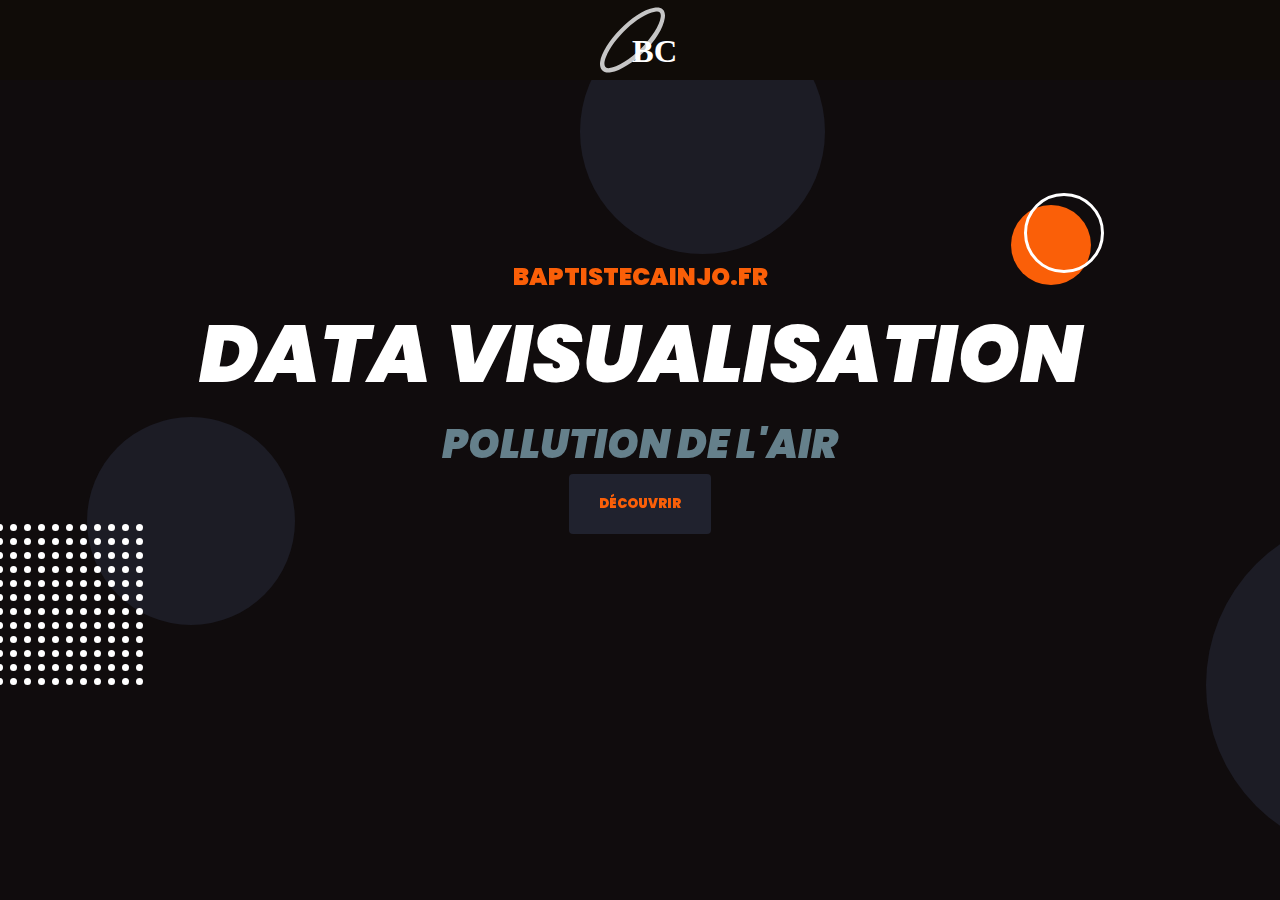
<file: 3d/index.html>
<!DOCTYPE html>
<html lang="fr">

<head>
    <meta charset="UTF-8">
    <meta http-equiv="X-UA-Compatible" content="IE=edge">
    <meta name="viewport" content="width=device-width, initial-scale=1.0">
    <link rel="shortcut icon" href="src/logo-noir.svg" type="image/x-icon">
    <link rel="stylesheet" href="./css/style.css">
    <link
        href="https://fonts.googleapis.com/css2?family=Poppins:ital,wght@0,100;0,200;0,300;0,400;0,500;0,600;0,700;0,800;0,900;1,100;1,200;1,300;1,400;1,500;1,600;1,700;1,800;1,900&display=swap"
        rel="stylesheet">
    <script src="./js/main.js"></script>
    <title>Visualisations de données | Baptiste Cainjo • Développeur web</title>
</head>

<body class="accueil">
    <div class="responsive">
        N'ayant pas pour objectif premier de respecter les règles W3C, la partie Responsive a été mise de côté pour se concentrer sur la DataViz. Merci de vous rendre sur ce site avec un ordinateur (1024px) !
    </div>
    <div class="nav">
        <a href="index.html">
            <img class="logo" src="src/logo-blanc.svg" alt="Logo personnel">
        </a>
    </div>

    <div class="design">
        <div class="cercle1 cercle1_1"></div>
        <div class="cercle1 cercle1_2"></div>
        <div class="cercle1 cercle1_3"></div>
        <div class="cercle2"></div>
        <div class="cercle3"></div>
        <div class="littcercle">
            <div class="cercle4 cercle4_1 cercle4_1_1"></div>
            <div class="cercle4  cercle4_1 cercle4_1_2"></div>
            <div class="cercle4 cercle4_1 cercle4_13"></div>
            <div class="cercle4  cercle4_1 cercle4_14"></div>
            <div class="cercle4 cercle4_1 cercle4_15"></div>
            <div class="cercle4  cercle4_1 cercle4_16"></div>
            <div class="cercle4 cercle4_1 cercle4_17"></div>
            <div class="cercle4 cercle4_1 cercle4_18"></div>
            <div class="cercle4 cercle4_1 cercle4_19"></div>
            <div class="cercle4  cercle4_1 cercle4_110"></div>
            <div class="cercle4 cercle4_1 cercle4_11_1"></div>
            <div class="cercle4 cercle4_2 cercle4_21"></div>
            <div class="cercle4 cercle4_2 cercle4_22"></div>
            <div class="cercle4 cercle4_2 cercle4_23"></div>
            <div class="cercle4  cercle4_2 cercle4_24"></div>
            <div class="cercle4  cercle4_2 cercle4_25"></div>
            <div class="cercle4 cercle4_2 cercle4_26"></div>
            <div class="cercle4 cercle4_2 cercle4_27"></div>
            <div class="cercle4  cercle4_2 cercle4_28"></div>
            <div class="cercle4 cercle4_2 cercle4_29"></div>
            <div class="cercle4 cercle4_2 cercle4_210"></div>
            <div class="cercle4 cercle4_2 cercle4_211"></div>
            <div class="cercle4 cercle4_3 cercle4_31"></div>
            <div class="cercle4 cercle4_3 cercle4_32"></div>
            <div class="cercle4 cercle4_3 cercle4_33"></div>
            <div class="cercle4  cercle4_3 cercle4_34"></div>
            <div class="cercle4  cercle4_3 cercle4_35"></div>
            <div class="cercle4 cercle4_3 cercle4_36"></div>
            <div class="cercle4 cercle4_3 cercle4_37"></div>
            <div class="cercle4  cercle4_3 cercle4_38"></div>
            <div class="cercle4 cercle4_3 cercle4_39"></div>
            <div class="cercle4 cercle4_3 cercle4_310"></div>
            <div class="cercle4 cercle4_3 cercle4_311"></div>

            <div class="cercle4 cercle4_4 cercle4_41"></div>
            <div class="cercle4 cercle4_4 cercle4_42"></div>
            <div class="cercle4 cercle4_4 cercle4_43"></div>
            <div class="cercle4  cercle4_4 cercle4_44"></div>
            <div class="cercle4  cercle4_4 cercle4_45"></div>
            <div class="cercle4 cercle4_4 cercle4_46"></div>
            <div class="cercle4 cercle4_4 cercle4_47"></div>
            <div class="cercle4  cercle4_4 cercle4_48"></div>
            <div class="cercle4 cercle4_4 cercle4_49"></div>
            <div class="cercle4 cercle4_4 cercle4_410"></div>
            <div class="cercle4 cercle4_4 cercle4_411"></div>

            <div class="cercle4 cercle4_5 cercle4_51"></div>
            <div class="cercle4 cercle4_5 cercle4_52"></div>
            <div class="cercle4 cercle4_5 cercle4_53"></div>
            <div class="cercle4  cercle4_5 cercle4_54"></div>
            <div class="cercle4  cercle4_5 cercle4_55"></div>
            <div class="cercle4 cercle4_5 cercle4_56"></div>
            <div class="cercle4 cercle4_5 cercle4_57"></div>
            <div class="cercle4  cercle4_5 cercle4_58"></div>
            <div class="cercle4 cercle4_5 cercle4_59"></div>
            <div class="cercle4 cercle4_5 cercle4_510"></div>
            <div class="cercle4 cercle4_5 cercle4_511"></div>

            <div class="cercle4 cercle4_6 cercle4_61"></div>
            <div class="cercle4 cercle4_6 cercle4_62"></div>
            <div class="cercle4 cercle4_6 cercle4_63"></div>
            <div class="cercle4  cercle4_6 cercle4_64"></div>
            <div class="cercle4  cercle4_6 cercle4_65"></div>
            <div class="cercle4 cercle4_6 cercle4_66"></div>
            <div class="cercle4 cercle4_6 cercle4_67"></div>
            <div class="cercle4  cercle4_6 cercle4_68"></div>
            <div class="cercle4 cercle4_6 cercle4_69"></div>
            <div class="cercle4 cercle4_6 cercle4_610"></div>
            <div class="cercle4 cercle4_6 cercle4_611"></div>

            <div class="cercle4 cercle4_7 cercle4_71"></div>
            <div class="cercle4 cercle4_7 cercle4_72"></div>
            <div class="cercle4 cercle4_7 cercle4_73"></div>
            <div class="cercle4  cercle4_7 cercle4_74"></div>
            <div class="cercle4  cercle4_7 cercle4_75"></div>
            <div class="cercle4 cercle4_7 cercle4_76"></div>
            <div class="cercle4 cercle4_7 cercle4_77"></div>
            <div class="cercle4  cercle4_7 cercle4_78"></div>
            <div class="cercle4 cercle4_7 cercle4_79"></div>
            <div class="cercle4 cercle4_7 cercle4_710"></div>
            <div class="cercle4 cercle4_7 cercle4_711"></div>

            <div class="cercle4 cercle4_8 cercle4_81"></div>
            <div class="cercle4 cercle4_8 cercle4_82"></div>
            <div class="cercle4 cercle4_8 cercle4_83"></div>
            <div class="cercle4  cercle4_8 cercle4_84"></div>
            <div class="cercle4  cercle4_8 cercle4_85"></div>
            <div class="cercle4 cercle4_8 cercle4_86"></div>
            <div class="cercle4 cercle4_8 cercle4_87"></div>
            <div class="cercle4  cercle4_8 cercle4_88"></div>
            <div class="cercle4 cercle4_8 cercle4_89"></div>
            <div class="cercle4 cercle4_8 cercle4_810"></div>
            <div class="cercle4 cercle4_8 cercle4_811"></div>

            <div class="cercle4 cercle4_9 cercle4_91"></div>
            <div class="cercle4 cercle4_9 cercle4_92"></div>
            <div class="cercle4 cercle4_9 cercle4_93"></div>
            <div class="cercle4  cercle4_9 cercle4_94"></div>
            <div class="cercle4  cercle4_9 cercle4_95"></div>
            <div class="cercle4 cercle4_9 cercle4_96"></div>
            <div class="cercle4 cercle4_9 cercle4_97"></div>
            <div class="cercle4  cercle4_9 cercle4_98"></div>
            <div class="cercle4 cercle4_9 cercle4_99"></div>
            <div class="cercle4 cercle4_9 cercle4_910"></div>
            <div class="cercle4 cercle4_9 cercle4_911"></div>

            <div class="cercle4 cercle4_10 cercle4_101"></div>
            <div class="cercle4 cercle4_10 cercle4_102"></div>
            <div class="cercle4 cercle4_10 cercle4_103"></div>
            <div class="cercle4  cercle4_10 cercle4_104"></div>
            <div class="cercle4  cercle4_10 cercle4_105"></div>
            <div class="cercle4 cercle4_10 cercle4_106"></div>
            <div class="cercle4 cercle4_10 cercle4_107"></div>
            <div class="cercle4  cercle4_10 cercle4_108"></div>
            <div class="cercle4 cercle4_10 cercle4_109"></div>
            <div class="cercle4 cercle4_10 cercle4_1010"></div>
            <div class="cercle4 cercle4_10 cercle4_1011"></div>

            <div class="cercle4 cercle4_11 cercle4_111"></div>
            <div class="cercle4 cercle4_11 cercle4_112"></div>
            <div class="cercle4 cercle4_11 cercle4_113"></div>
            <div class="cercle4  cercle4_11 cercle4_114"></div>
            <div class="cercle4  cercle4_11 cercle4_115"></div>
            <div class="cercle4 cercle4_11 cercle4_116"></div>
            <div class="cercle4 cercle4_11 cercle4_117"></div>
            <div class="cercle4  cercle4_11 cercle4_118"></div>
            <div class="cercle4 cercle4_11 cercle4_119"></div>
            <div class="cercle4 cercle4_11 cercle4_1110"></div>
            <div class="cercle4 cercle4_11 cercle4_1111"></div>

            <div class="cercle4 cercle4_12 cercle4_121"></div>
            <div class="cercle4 cercle4_12 cercle4_122"></div>
            <div class="cercle4 cercle4_12 cercle4_123"></div>
            <div class="cercle4  cercle4_12 cercle4_124"></div>
            <div class="cercle4  cercle4_12 cercle4_125"></div>
            <div class="cercle4 cercle4_12 cercle4_126"></div>
            <div class="cercle4 cercle4_12 cercle4_127"></div>
            <div class="cercle4  cercle4_12 cercle4_128"></div>
            <div class="cercle4 cercle4_12 cercle4_129"></div>
            <div class="cercle4 cercle4_12 cercle4_1210"></div>
            <div class="cercle4 cercle4_12 cercle4_1211"></div>
        </div>


    </div>

    <div class="contenu">
        <p class="domain">baptistecainjo.fr</p>
        <h1>data visualisation</h1>
        <p class="desc">pollution de l'air</p>
        <a class="decouvr" href="dataviz.html">DÉCOUVRIR</a>
    </div>





</body>

</html>
</file>
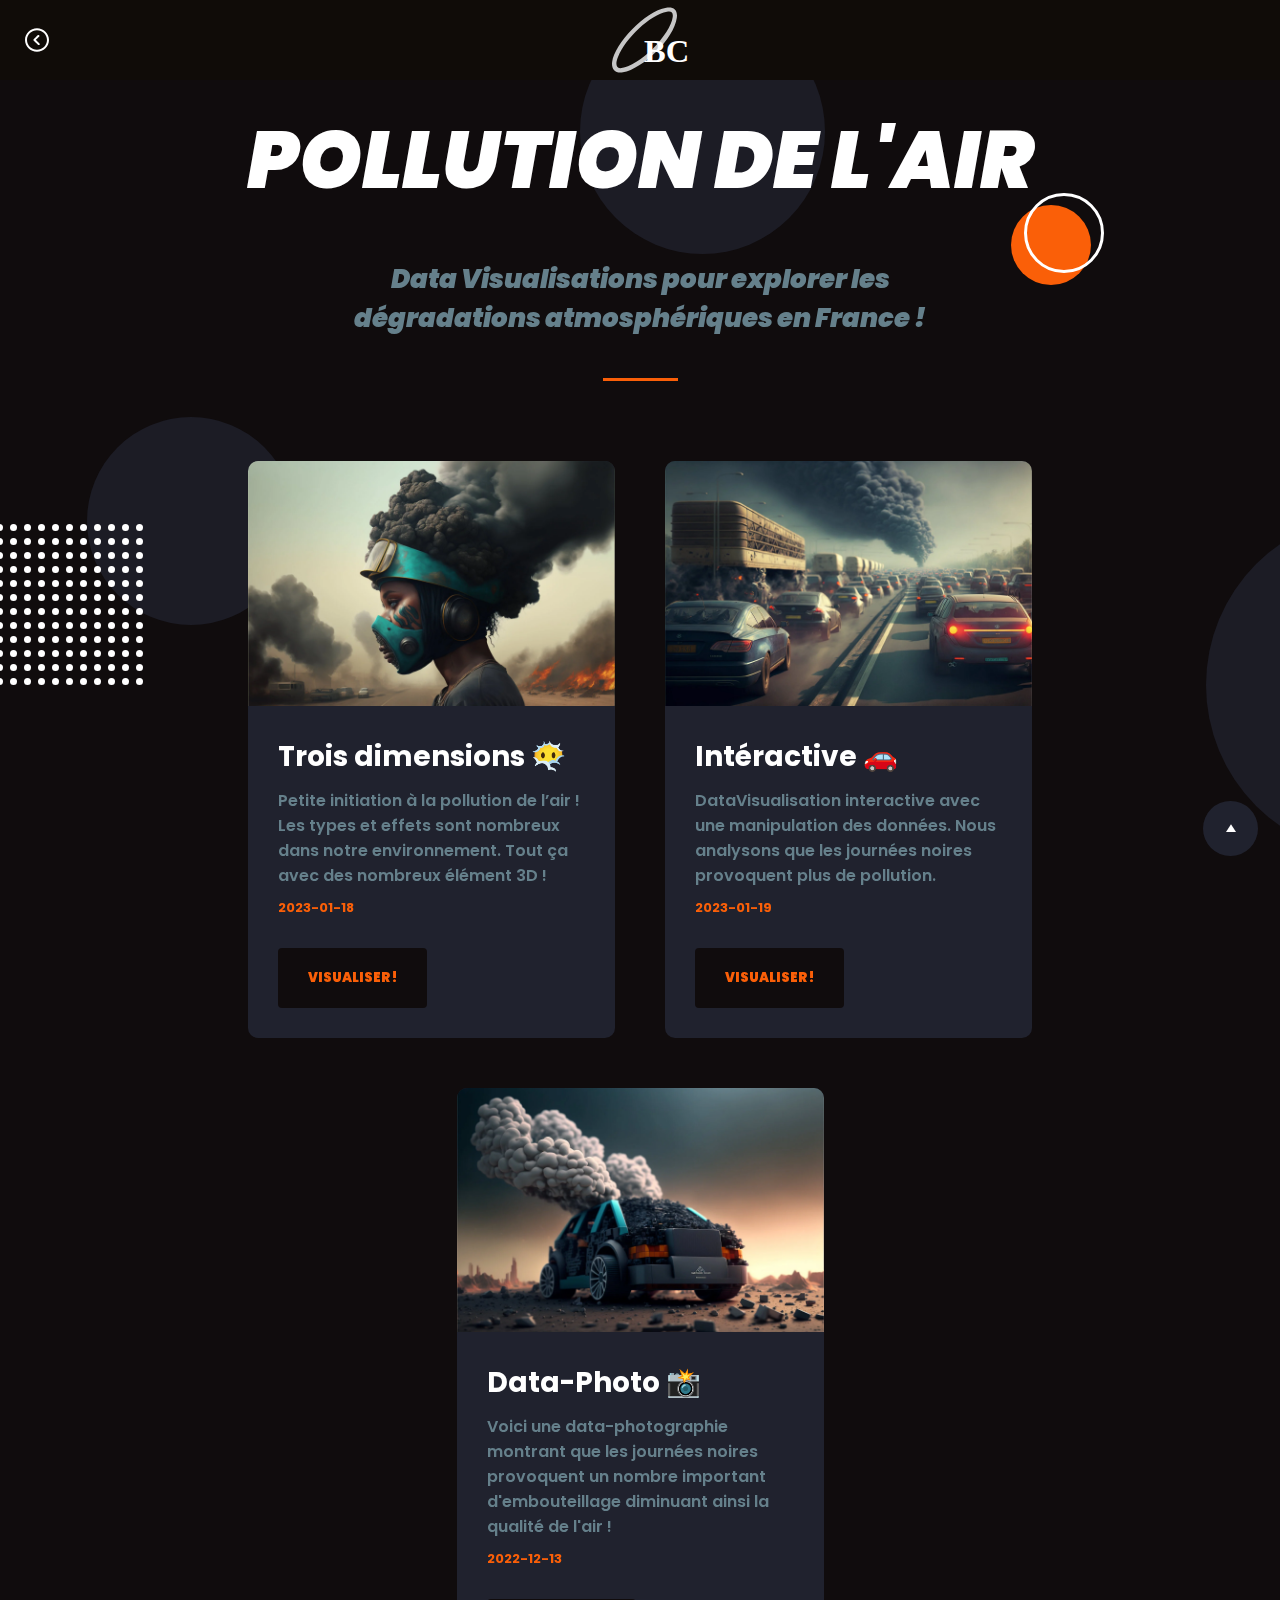
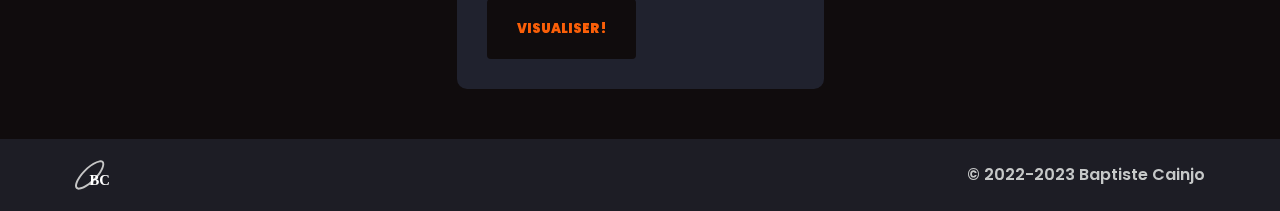
<file: 3d/dataviz.html>
<!DOCTYPE html>
<html lang="fr">

<head>
    <meta charset="UTF-8">
    <meta http-equiv="X-UA-Compatible" content="IE=edge">
    <meta name="viewport" content="width=device-width, initial-scale=1.0">
    <link rel="shortcut icon" href="src/logo-noir.svg" type="image/x-icon">
    <link rel="stylesheet" href="./css/style.css">
    <link
        href="https://fonts.googleapis.com/css2?family=Poppins:ital,wght@0,100;0,200;0,300;0,400;0,500;0,600;0,700;0,800;0,900;1,100;1,200;1,300;1,400;1,500;1,600;1,700;1,800;1,900&display=swap"
        rel="stylesheet">
    <script src="./js/main.js"></script>
    <title>Dataviz | Baptiste Cainjo • Développeur web</title>
</head>

<body class="pollution">
    <div class="responsive">
        N'ayant pas pour objectif premier de respecter les règles W3C, la partie Responsive a été mise de côté pour se
        concentrer sur la DataViz. Merci de vous rendre sur ce site avec un ordinateur (1024px) !
    </div>
    <div class="nav">
        <a href="./index.html">
            <img class="retour" src="src/arrow.svg" alt="Retour en arrière"></a>
        <a href="index.html"><img class="logo" src="src/logo-blanc.svg" alt="Logo personnel"></a>
        <div></div>

    </div>

    <div class="design">
        <div class="cercle1 cercle1_1"></div>
        <div class="cercle1 cercle1_2"></div>
        <div class="cercle1 cercle1_3"></div>
        <div class="cercle2"></div>
        <div class="cercle3"></div>
        <div class="littcercle">
            <div class="cercle4 cercle4_1 cercle4_1_1"></div>
            <div class="cercle4  cercle4_1 cercle4_1_2"></div>
            <div class="cercle4 cercle4_1 cercle4_13"></div>
            <div class="cercle4  cercle4_1 cercle4_14"></div>
            <div class="cercle4 cercle4_1 cercle4_15"></div>
            <div class="cercle4  cercle4_1 cercle4_16"></div>
            <div class="cercle4 cercle4_1 cercle4_17"></div>
            <div class="cercle4 cercle4_1 cercle4_18"></div>
            <div class="cercle4 cercle4_1 cercle4_19"></div>
            <div class="cercle4  cercle4_1 cercle4_110"></div>
            <div class="cercle4 cercle4_1 cercle4_11_1"></div>
            <div class="cercle4 cercle4_2 cercle4_21"></div>
            <div class="cercle4 cercle4_2 cercle4_22"></div>
            <div class="cercle4 cercle4_2 cercle4_23"></div>
            <div class="cercle4  cercle4_2 cercle4_24"></div>
            <div class="cercle4  cercle4_2 cercle4_25"></div>
            <div class="cercle4 cercle4_2 cercle4_26"></div>
            <div class="cercle4 cercle4_2 cercle4_27"></div>
            <div class="cercle4  cercle4_2 cercle4_28"></div>
            <div class="cercle4 cercle4_2 cercle4_29"></div>
            <div class="cercle4 cercle4_2 cercle4_210"></div>
            <div class="cercle4 cercle4_2 cercle4_211"></div>
            <div class="cercle4 cercle4_3 cercle4_31"></div>
            <div class="cercle4 cercle4_3 cercle4_32"></div>
            <div class="cercle4 cercle4_3 cercle4_33"></div>
            <div class="cercle4  cercle4_3 cercle4_34"></div>
            <div class="cercle4  cercle4_3 cercle4_35"></div>
            <div class="cercle4 cercle4_3 cercle4_36"></div>
            <div class="cercle4 cercle4_3 cercle4_37"></div>
            <div class="cercle4  cercle4_3 cercle4_38"></div>
            <div class="cercle4 cercle4_3 cercle4_39"></div>
            <div class="cercle4 cercle4_3 cercle4_310"></div>
            <div class="cercle4 cercle4_3 cercle4_311"></div>

            <div class="cercle4 cercle4_4 cercle4_41"></div>
            <div class="cercle4 cercle4_4 cercle4_42"></div>
            <div class="cercle4 cercle4_4 cercle4_43"></div>
            <div class="cercle4  cercle4_4 cercle4_44"></div>
            <div class="cercle4  cercle4_4 cercle4_45"></div>
            <div class="cercle4 cercle4_4 cercle4_46"></div>
            <div class="cercle4 cercle4_4 cercle4_47"></div>
            <div class="cercle4  cercle4_4 cercle4_48"></div>
            <div class="cercle4 cercle4_4 cercle4_49"></div>
            <div class="cercle4 cercle4_4 cercle4_410"></div>
            <div class="cercle4 cercle4_4 cercle4_411"></div>

            <div class="cercle4 cercle4_5 cercle4_51"></div>
            <div class="cercle4 cercle4_5 cercle4_52"></div>
            <div class="cercle4 cercle4_5 cercle4_53"></div>
            <div class="cercle4  cercle4_5 cercle4_54"></div>
            <div class="cercle4  cercle4_5 cercle4_55"></div>
            <div class="cercle4 cercle4_5 cercle4_56"></div>
            <div class="cercle4 cercle4_5 cercle4_57"></div>
            <div class="cercle4  cercle4_5 cercle4_58"></div>
            <div class="cercle4 cercle4_5 cercle4_59"></div>
            <div class="cercle4 cercle4_5 cercle4_510"></div>
            <div class="cercle4 cercle4_5 cercle4_511"></div>

            <div class="cercle4 cercle4_6 cercle4_61"></div>
            <div class="cercle4 cercle4_6 cercle4_62"></div>
            <div class="cercle4 cercle4_6 cercle4_63"></div>
            <div class="cercle4  cercle4_6 cercle4_64"></div>
            <div class="cercle4  cercle4_6 cercle4_65"></div>
            <div class="cercle4 cercle4_6 cercle4_66"></div>
            <div class="cercle4 cercle4_6 cercle4_67"></div>
            <div class="cercle4  cercle4_6 cercle4_68"></div>
            <div class="cercle4 cercle4_6 cercle4_69"></div>
            <div class="cercle4 cercle4_6 cercle4_610"></div>
            <div class="cercle4 cercle4_6 cercle4_611"></div>

            <div class="cercle4 cercle4_7 cercle4_71"></div>
            <div class="cercle4 cercle4_7 cercle4_72"></div>
            <div class="cercle4 cercle4_7 cercle4_73"></div>
            <div class="cercle4  cercle4_7 cercle4_74"></div>
            <div class="cercle4  cercle4_7 cercle4_75"></div>
            <div class="cercle4 cercle4_7 cercle4_76"></div>
            <div class="cercle4 cercle4_7 cercle4_77"></div>
            <div class="cercle4  cercle4_7 cercle4_78"></div>
            <div class="cercle4 cercle4_7 cercle4_79"></div>
            <div class="cercle4 cercle4_7 cercle4_710"></div>
            <div class="cercle4 cercle4_7 cercle4_711"></div>

            <div class="cercle4 cercle4_8 cercle4_81"></div>
            <div class="cercle4 cercle4_8 cercle4_82"></div>
            <div class="cercle4 cercle4_8 cercle4_83"></div>
            <div class="cercle4  cercle4_8 cercle4_84"></div>
            <div class="cercle4  cercle4_8 cercle4_85"></div>
            <div class="cercle4 cercle4_8 cercle4_86"></div>
            <div class="cercle4 cercle4_8 cercle4_87"></div>
            <div class="cercle4  cercle4_8 cercle4_88"></div>
            <div class="cercle4 cercle4_8 cercle4_89"></div>
            <div class="cercle4 cercle4_8 cercle4_810"></div>
            <div class="cercle4 cercle4_8 cercle4_811"></div>

            <div class="cercle4 cercle4_9 cercle4_91"></div>
            <div class="cercle4 cercle4_9 cercle4_92"></div>
            <div class="cercle4 cercle4_9 cercle4_93"></div>
            <div class="cercle4  cercle4_9 cercle4_94"></div>
            <div class="cercle4  cercle4_9 cercle4_95"></div>
            <div class="cercle4 cercle4_9 cercle4_96"></div>
            <div class="cercle4 cercle4_9 cercle4_97"></div>
            <div class="cercle4  cercle4_9 cercle4_98"></div>
            <div class="cercle4 cercle4_9 cercle4_99"></div>
            <div class="cercle4 cercle4_9 cercle4_910"></div>
            <div class="cercle4 cercle4_9 cercle4_911"></div>

            <div class="cercle4 cercle4_10 cercle4_101"></div>
            <div class="cercle4 cercle4_10 cercle4_102"></div>
            <div class="cercle4 cercle4_10 cercle4_103"></div>
            <div class="cercle4  cercle4_10 cercle4_104"></div>
            <div class="cercle4  cercle4_10 cercle4_105"></div>
            <div class="cercle4 cercle4_10 cercle4_106"></div>
            <div class="cercle4 cercle4_10 cercle4_107"></div>
            <div class="cercle4  cercle4_10 cercle4_108"></div>
            <div class="cercle4 cercle4_10 cercle4_109"></div>
            <div class="cercle4 cercle4_10 cercle4_1010"></div>
            <div class="cercle4 cercle4_10 cercle4_1011"></div>

            <div class="cercle4 cercle4_11 cercle4_111"></div>
            <div class="cercle4 cercle4_11 cercle4_112"></div>
            <div class="cercle4 cercle4_11 cercle4_113"></div>
            <div class="cercle4  cercle4_11 cercle4_114"></div>
            <div class="cercle4  cercle4_11 cercle4_115"></div>
            <div class="cercle4 cercle4_11 cercle4_116"></div>
            <div class="cercle4 cercle4_11 cercle4_117"></div>
            <div class="cercle4  cercle4_11 cercle4_118"></div>
            <div class="cercle4 cercle4_11 cercle4_119"></div>
            <div class="cercle4 cercle4_11 cercle4_1110"></div>
            <div class="cercle4 cercle4_11 cercle4_1111"></div>

            <div class="cercle4 cercle4_12 cercle4_121"></div>
            <div class="cercle4 cercle4_12 cercle4_122"></div>
            <div class="cercle4 cercle4_12 cercle4_123"></div>
            <div class="cercle4  cercle4_12 cercle4_124"></div>
            <div class="cercle4  cercle4_12 cercle4_125"></div>
            <div class="cercle4 cercle4_12 cercle4_126"></div>
            <div class="cercle4 cercle4_12 cercle4_127"></div>
            <div class="cercle4  cercle4_12 cercle4_128"></div>
            <div class="cercle4 cercle4_12 cercle4_129"></div>
            <div class="cercle4 cercle4_12 cercle4_1210"></div>
            <div class="cercle4 cercle4_12 cercle4_1211"></div>



        </div>
    </div>

    <div class="contenu">
        <h1>pollution de l'air</h1>
        <p class="desc">Data Visualisations pour explorer les dégradations atmosphériques en France !</p>
        <div class="trait"></div>

        <div class="cardrow1">
            <div class="card card1">
                <img class="illustration" src="./src/data3d.webp"
                    alt="Image illustant le travail de datavisualisation 3D">
                <div class="txt">
                    <h2>Trois dimensions 😶‍🌫️</h2>
                    <p class="explic">Petite initiation à la pollution de l’air ! Les types et effets sont nombreux dans
                        notre environnement. Tout ça avec des nombreux élément 3D !</p>
                    <p class="date">2023-01-18</p>
                </div>
                <div class="btn">
                    <p><a class="visual" href="introduction.html">VISUALISER !</a></p>
                </div>
            </div>

            <div class="card card2">
                <img class="illustration" src="./src/interactive.webp"
                    alt="Image illustant le travail de datavisualisation intéractive">
                <div class="txt">
                    <h2>Intéractive 🚗</h2>
                    <p class="explic">DataVisualisation interactive avec une manipulation des données. Nous analysons
                        que les journées noires provoquent plus de pollution. </p>

                    <p class="explic"></p>
                    <p class="date">2023-01-19</p>
                </div>
                <div class="btn">
                    <p><a class="visual" href="../interactive/index.html">VISUALISER !</a></p>
                </div>
            </div>
        </div>

        <div class="cardrow2">

            <div class="card card3">
                <img class="illustration" src="./src/photo.webp" alt="Image illustant le travail de data-photographie">
                <div class="txt">
                    <h2>Data-Photo 📸</h2>
                    <p class="explic">Voici une data-photographie montrant que les journées noires provoquent un nombre
                        important d'embouteillage diminuant ainsi la qualité de l'air !</p>
                    <p class="date">2022-12-13</p>
                </div>
                <div class="btn">
                    <p><a class="visual" href="src/datavisualisation-photo.jpg" target="_blank">VISUALISER !</a></p>
                </div>
            </div>

        </div>

    </div>


    <footer>
        <figure>
            <a href="https://baptistecainjo.fr/">
                <img class="logo" src="src/logo-blanc.svg" alt="Logo personnel">
            </a>
        </figure>
        <p class="copyright">© 2022-2023 <a href="https://baptistecainjo.fr">Baptiste Cainjo</a></p>
    </footer>

    <a href="#">
        <div class="btn_up">
            <img src="./src/up.svg" alt="Indication visuel du bouton pour revenir en haut de la page">
        </div>
    </a>

</body>

</html>
</file>
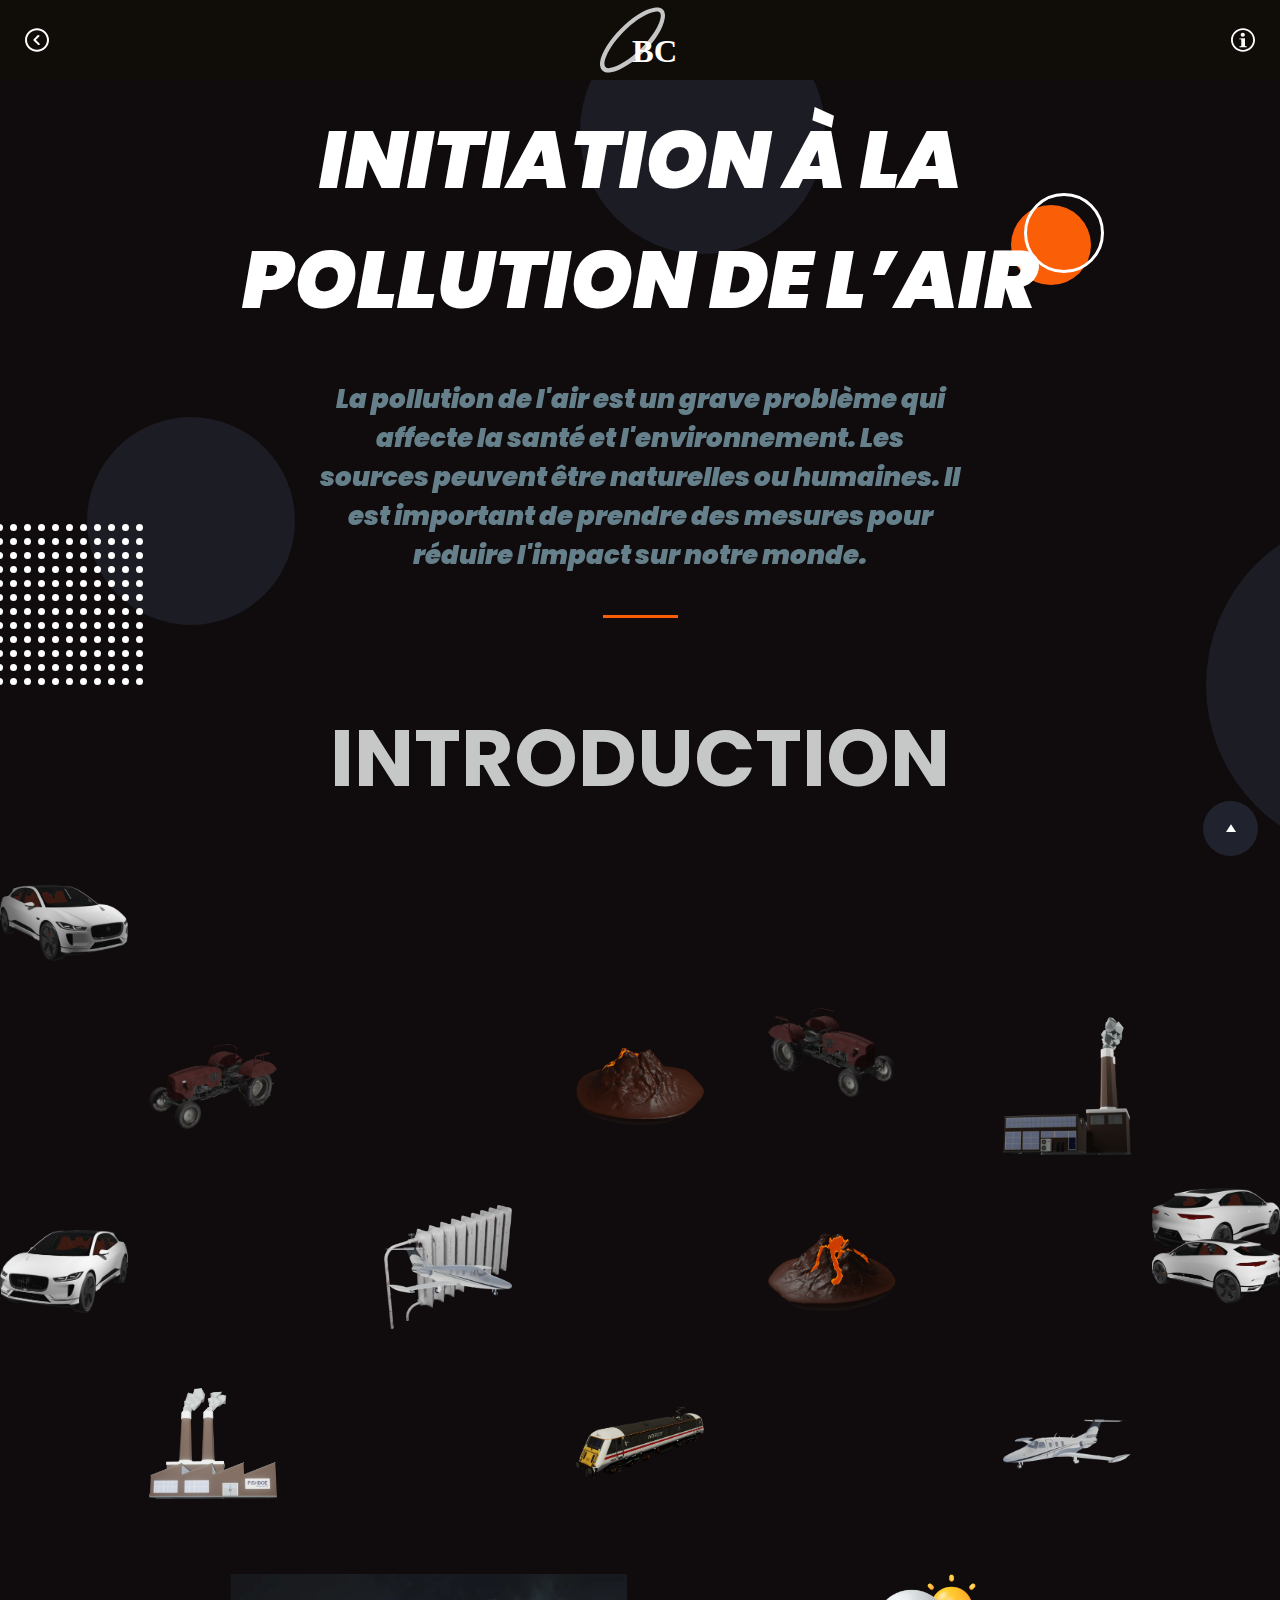
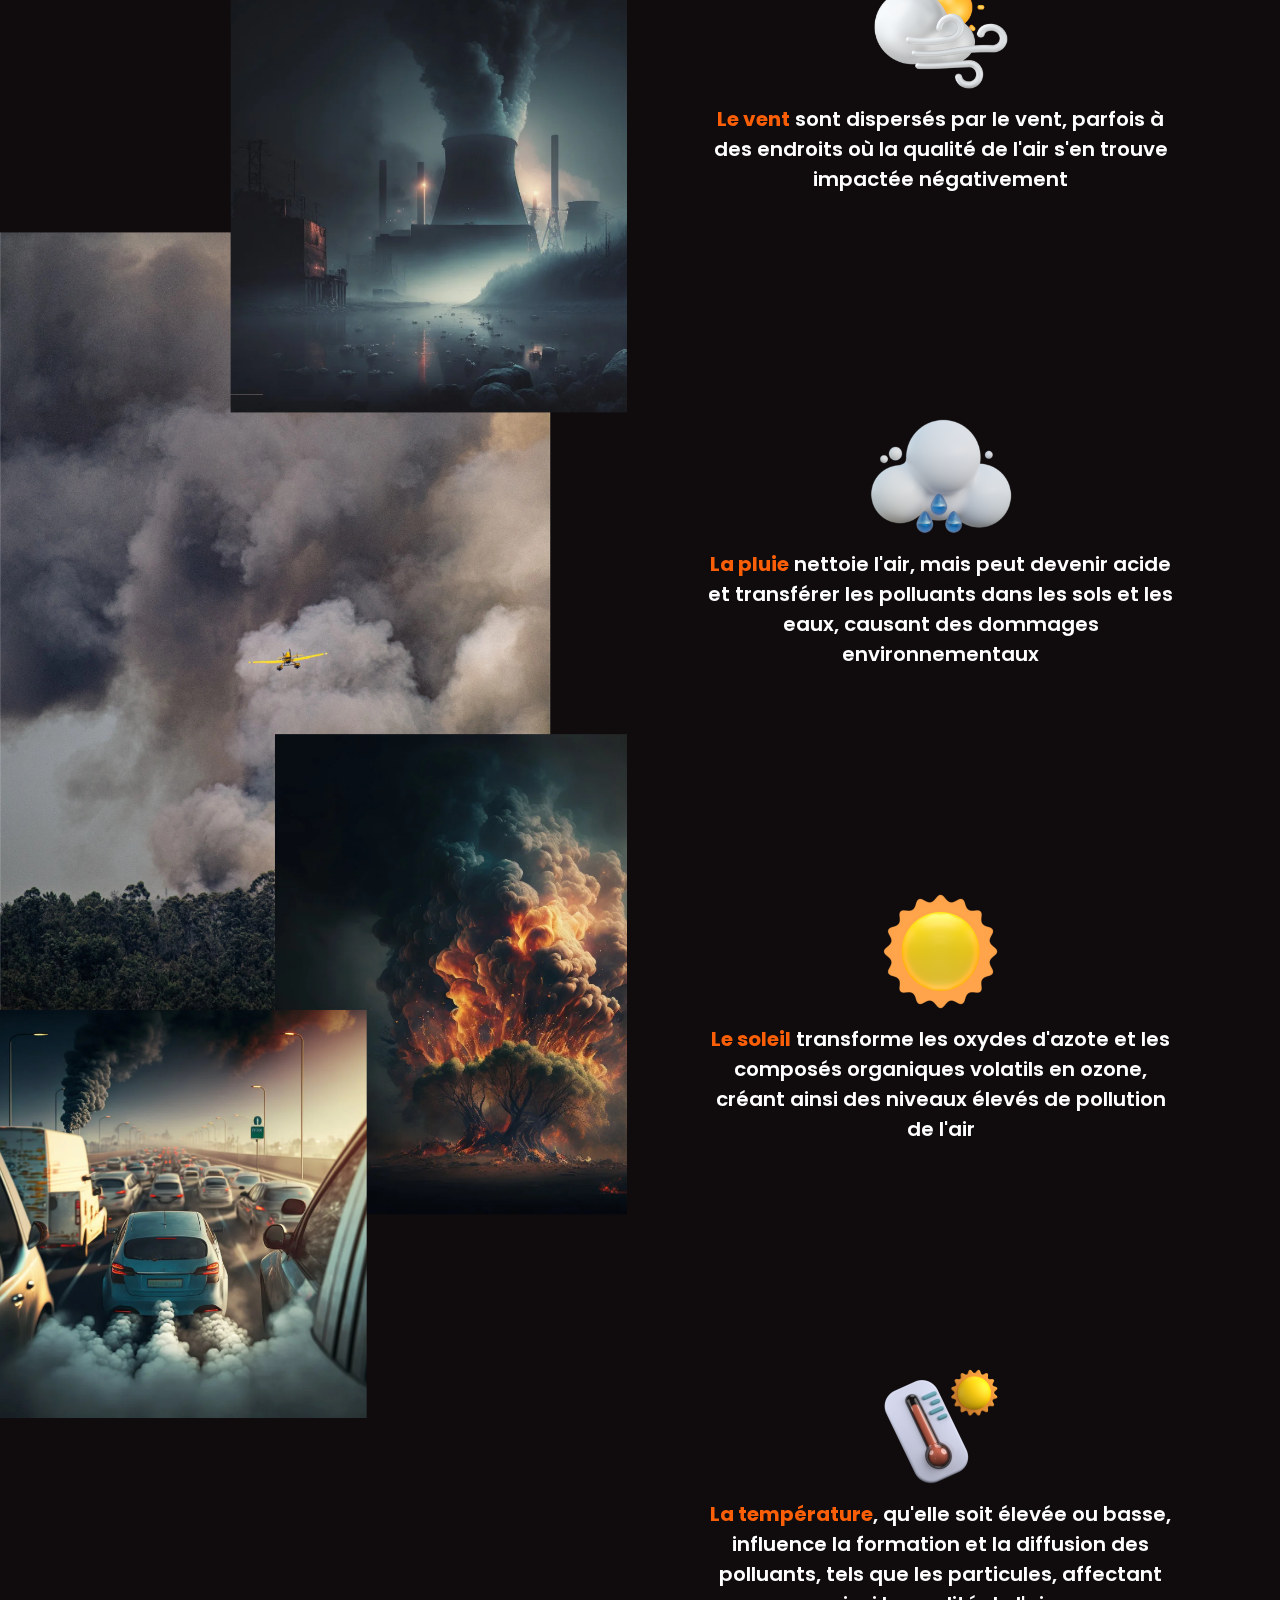
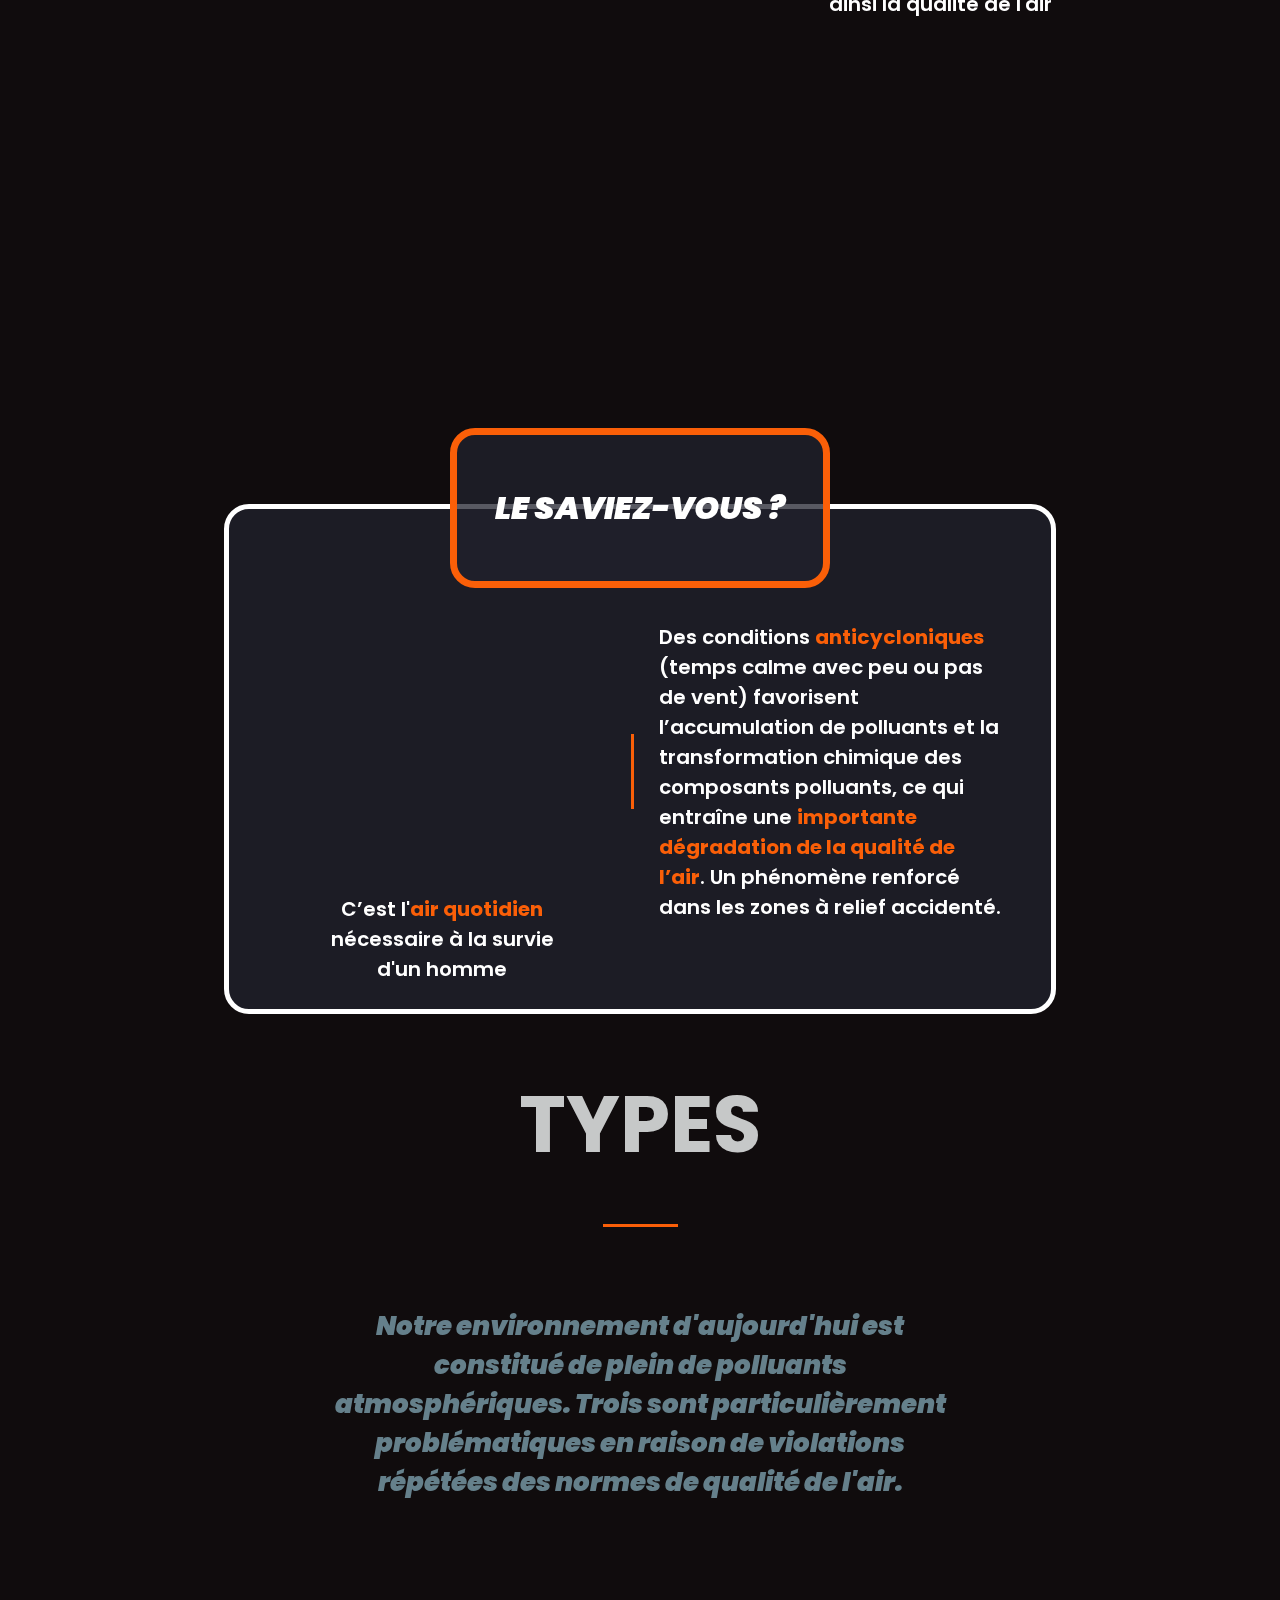
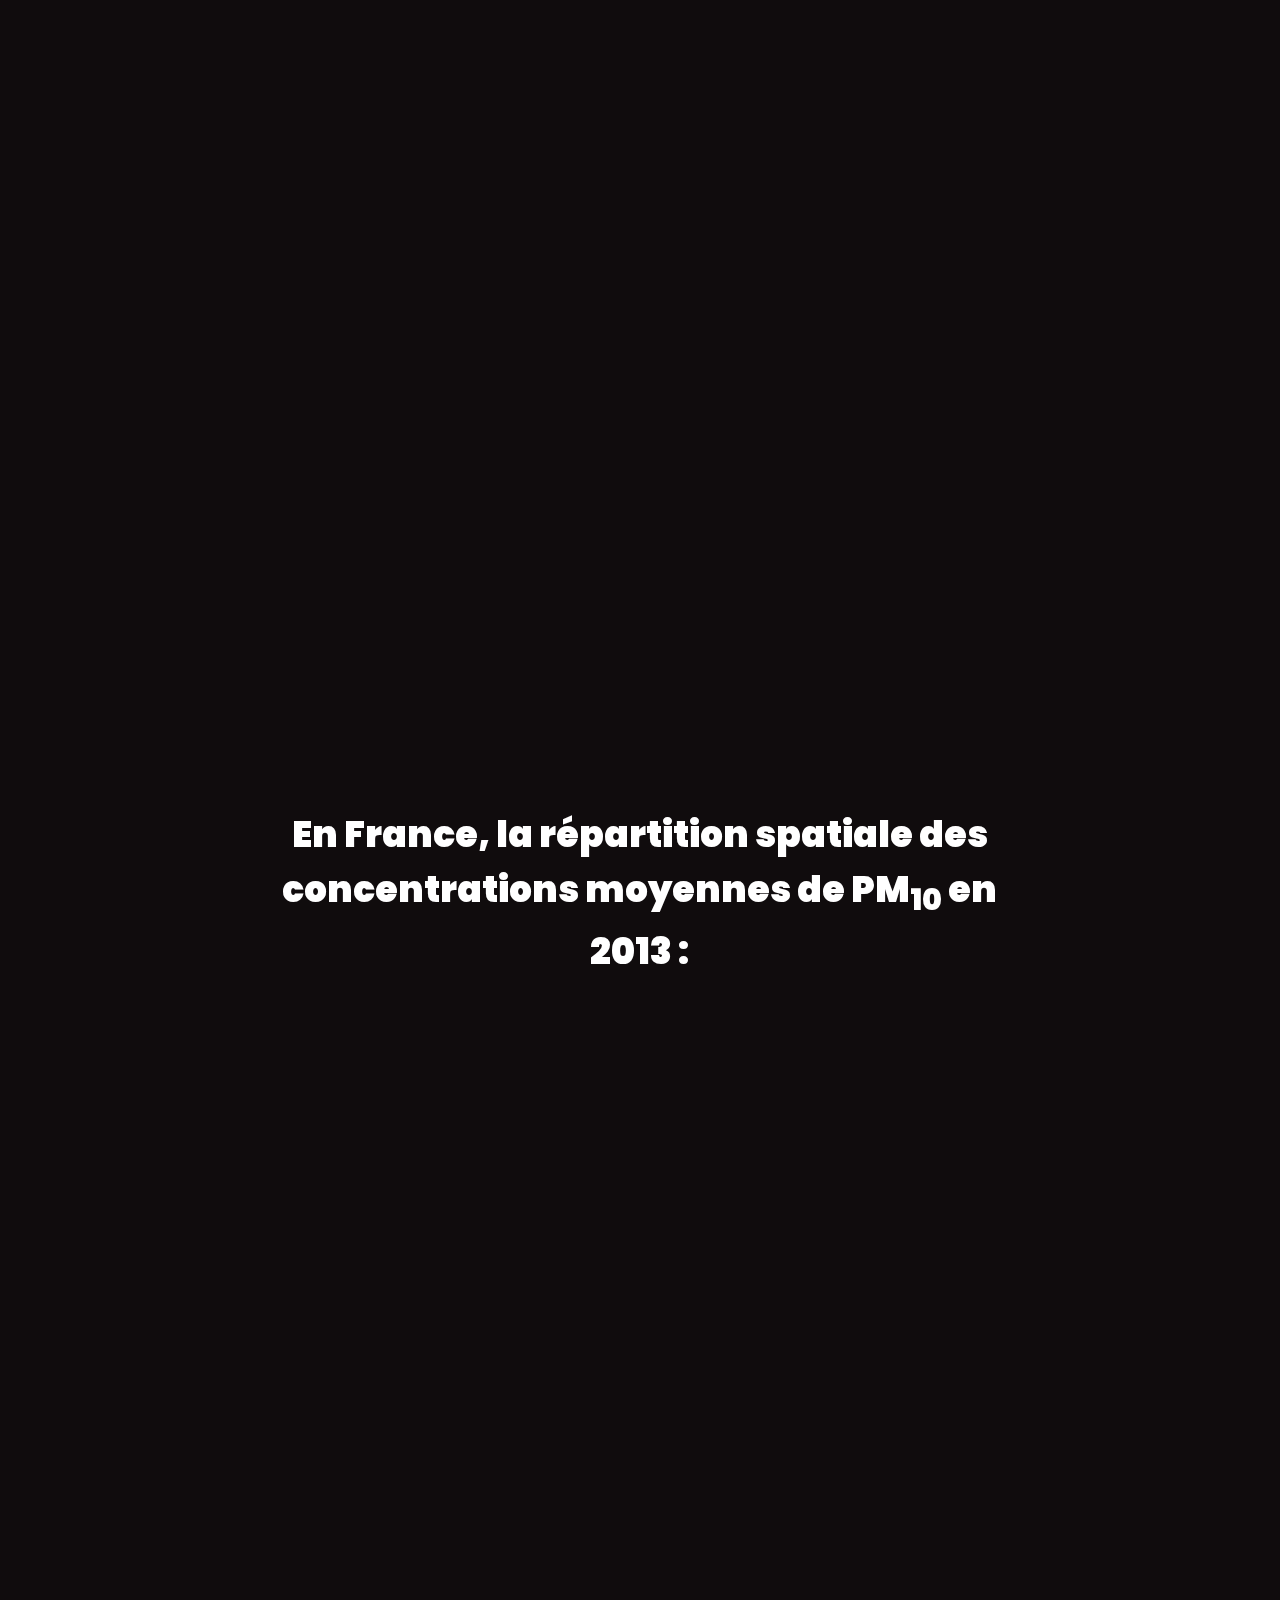
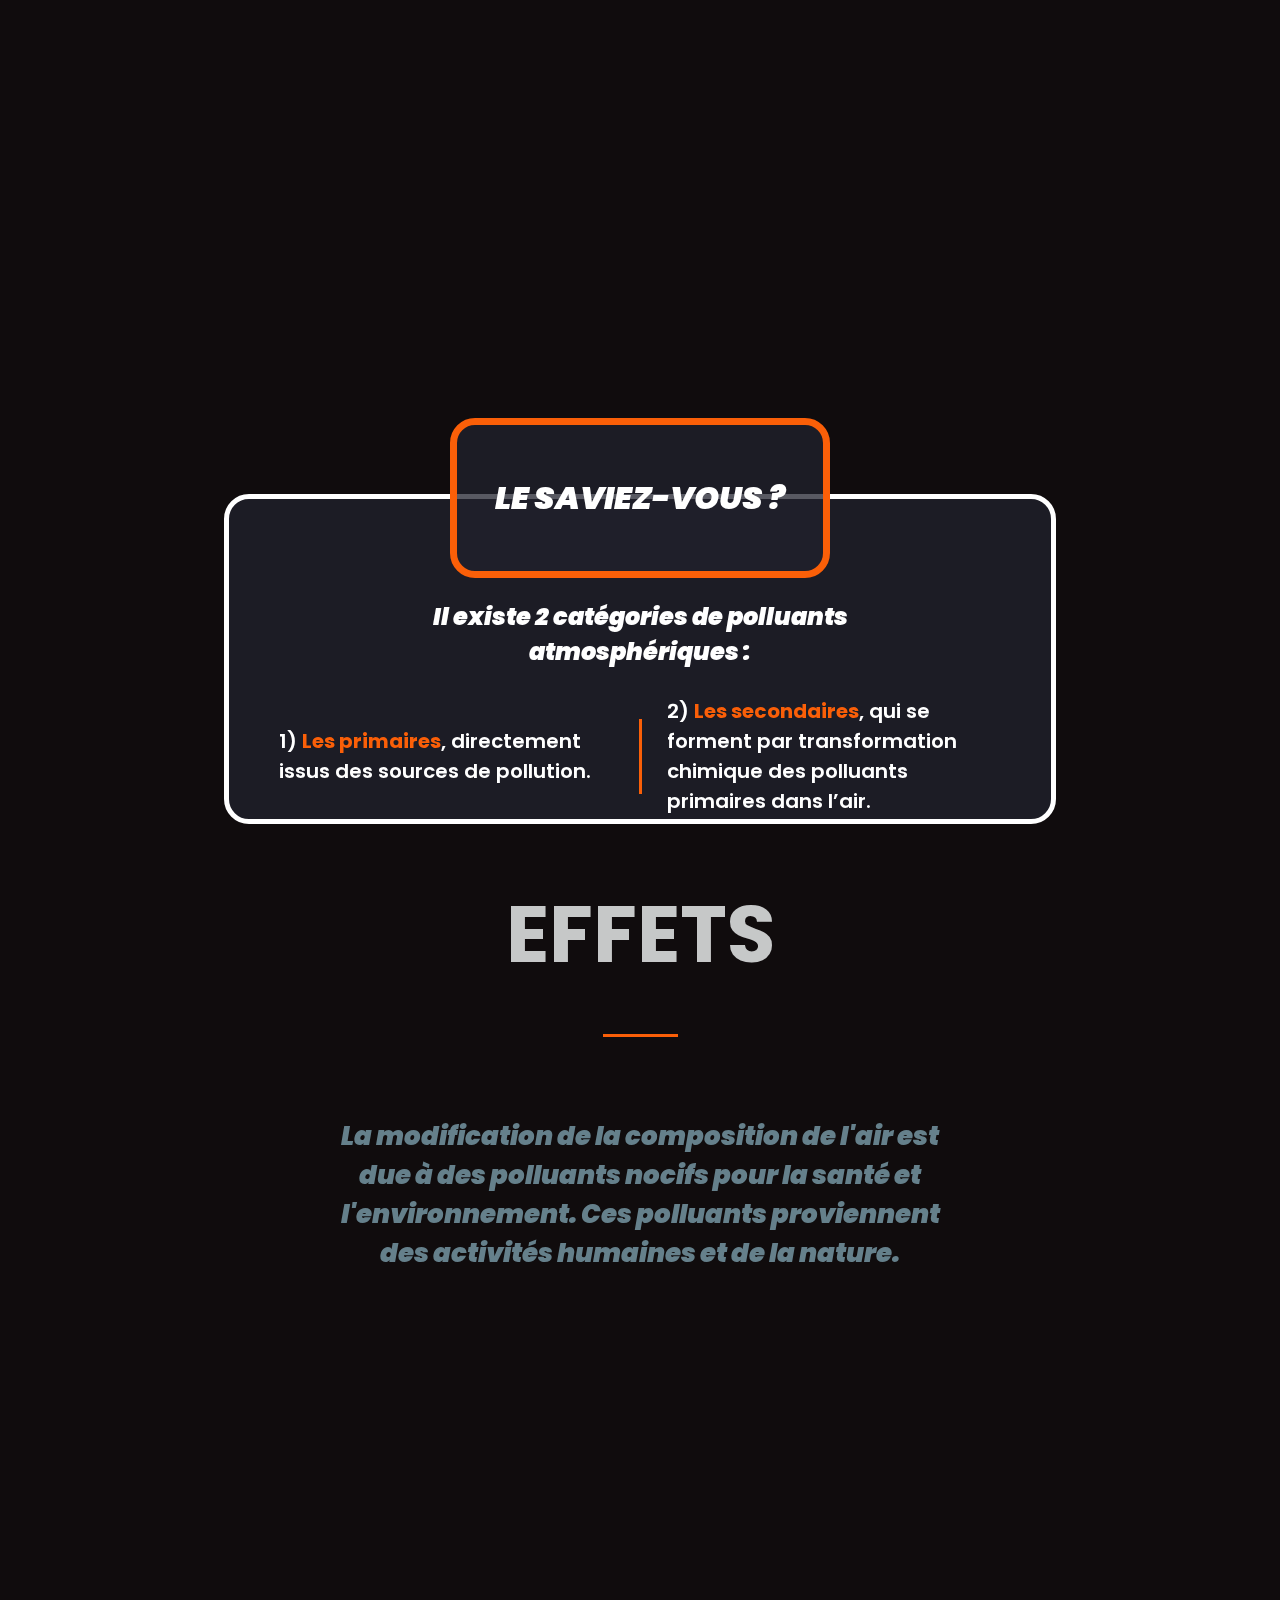
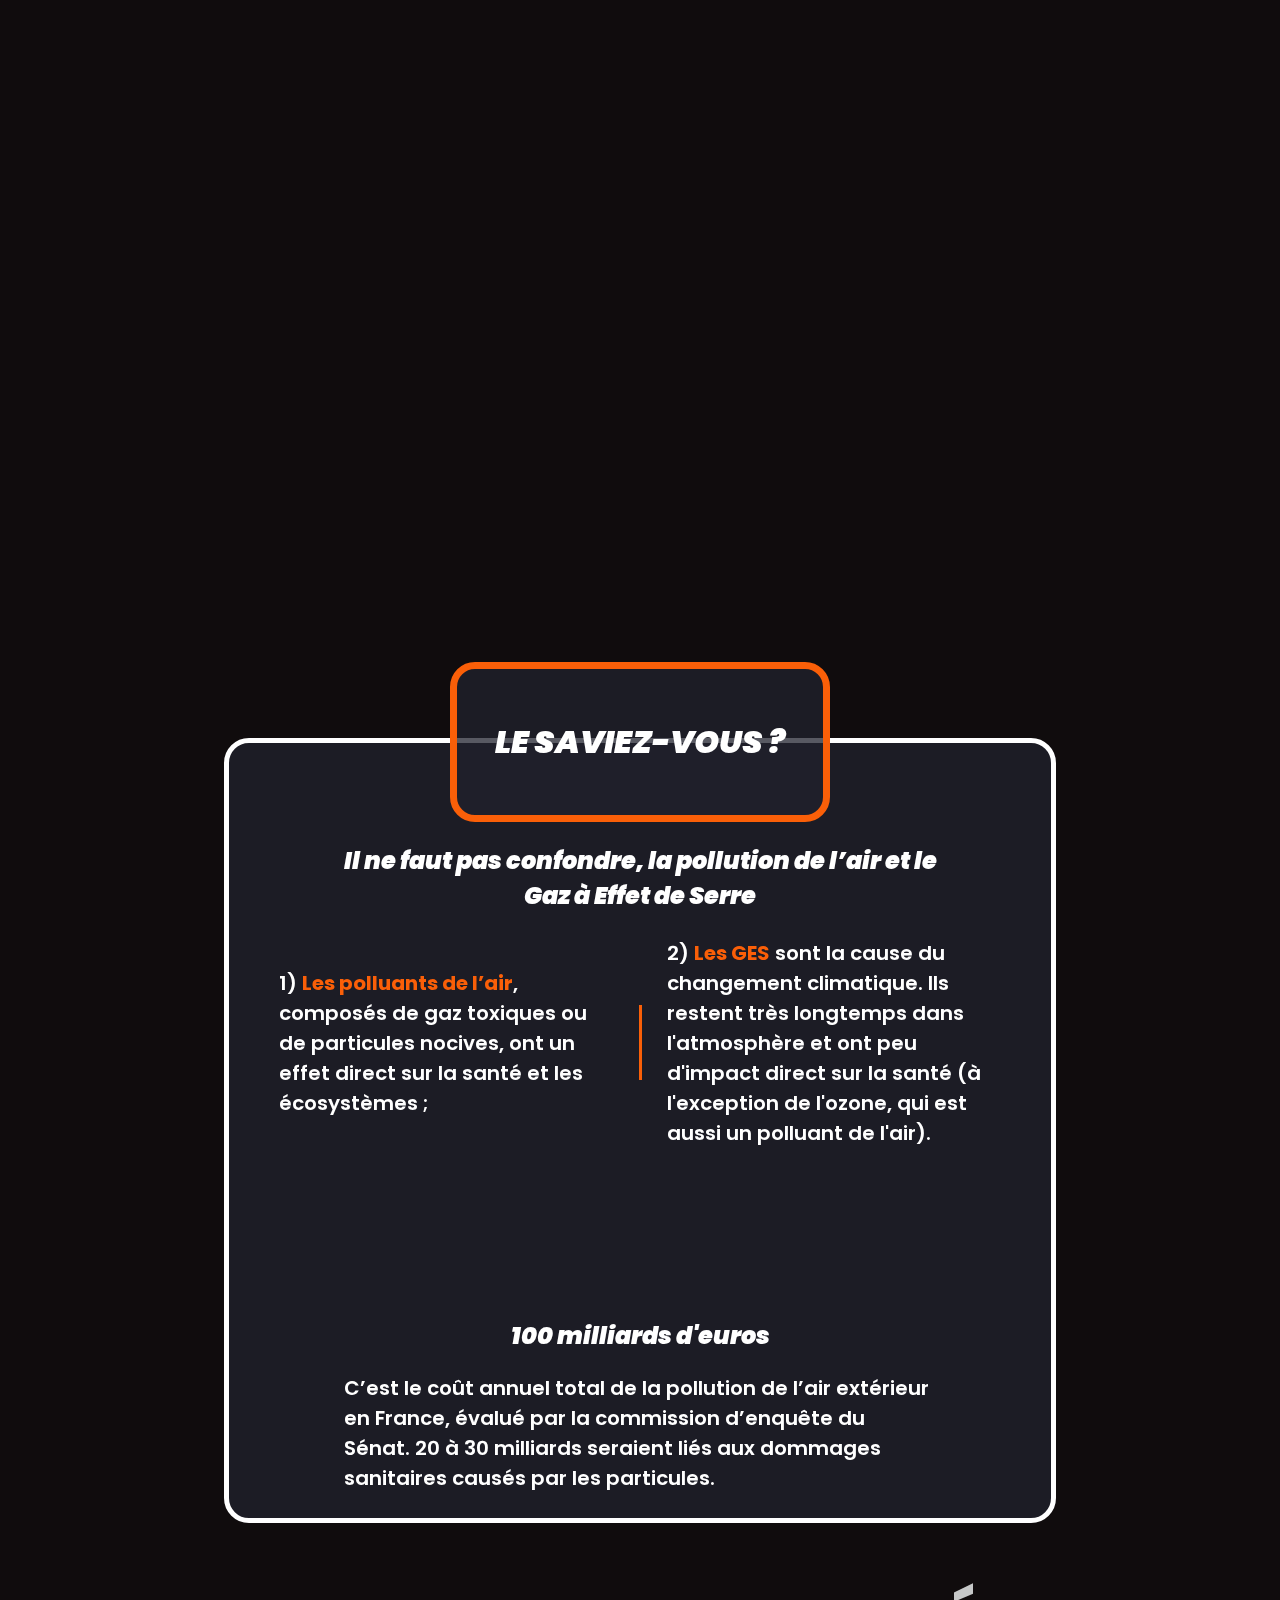
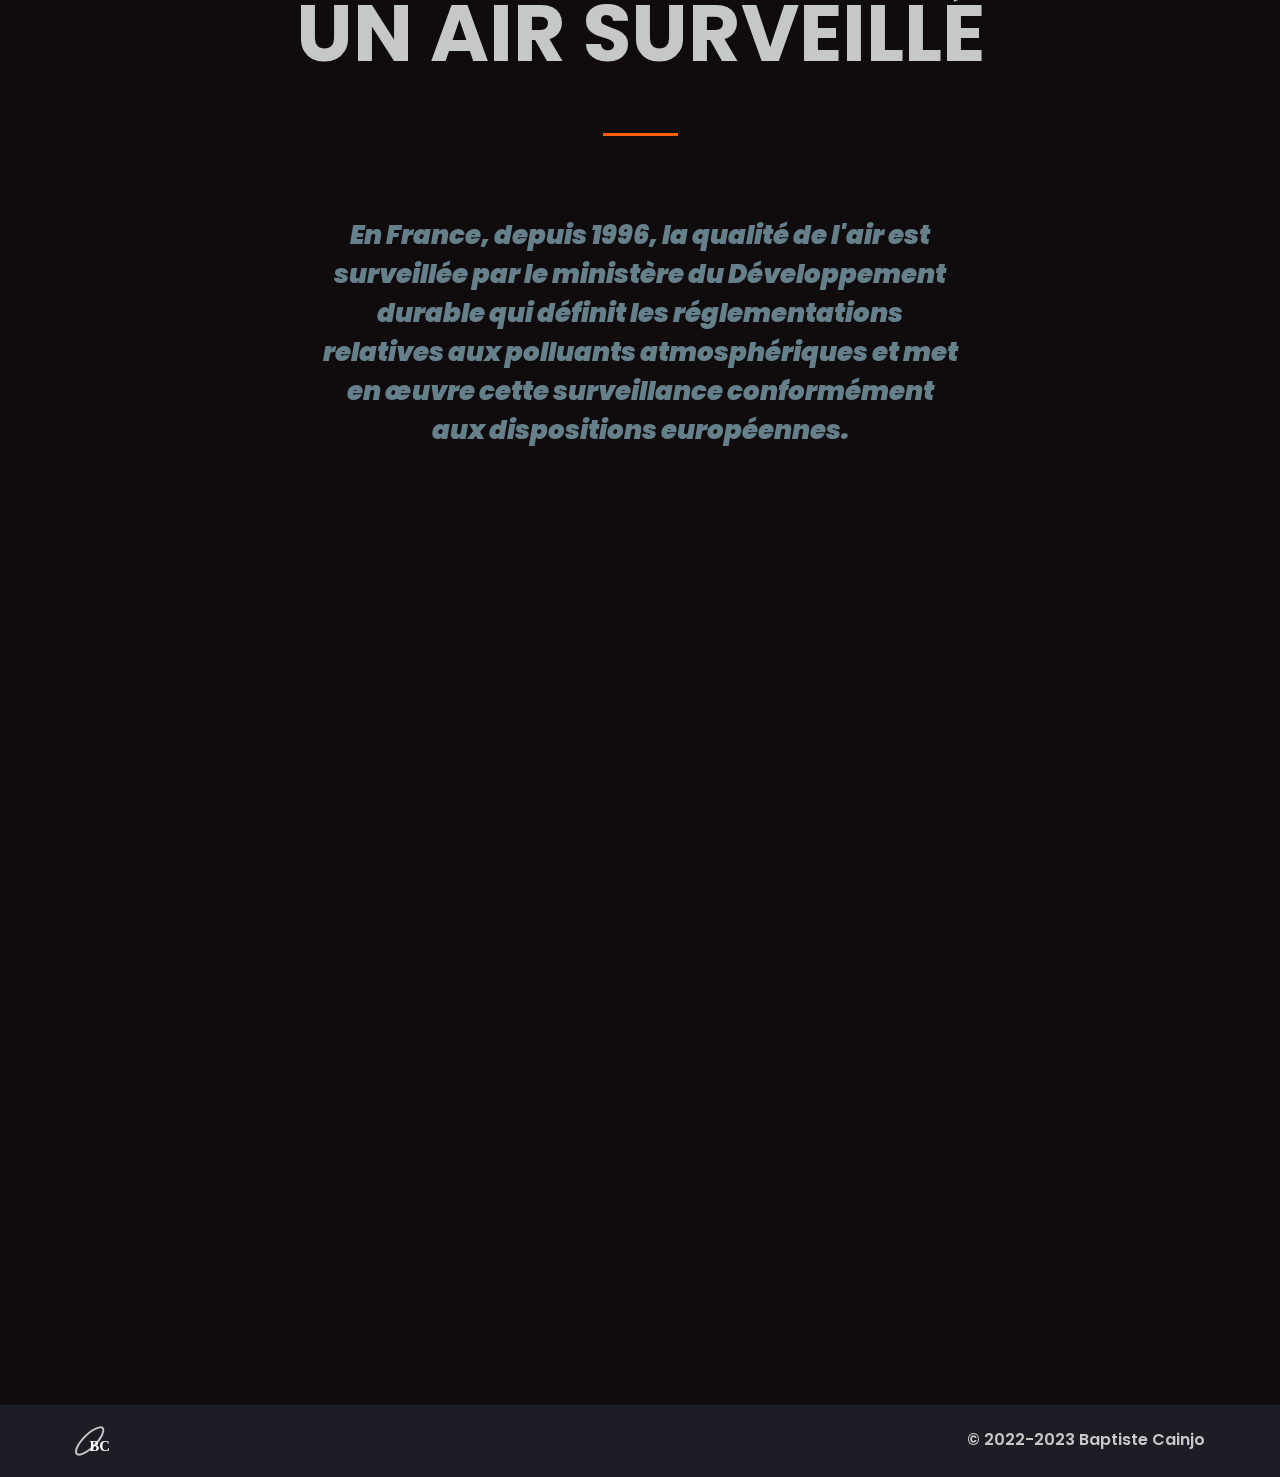
<file: 3d/introduction.html>
<!DOCTYPE html>
<html lang="fr">

<head>
    <meta charset="UTF-8">
    <meta http-equiv="X-UA-Compatible" content="IE=edge">
    <meta name="viewport" content="width=device-width, initial-scale=1.0">
    <link rel="shortcut icon" href="src/logo-noir.svg" type="image/x-icon">
    <link rel="stylesheet" href="./css/style.css">
    <link rel="stylesheet" href="./css/locomotive-scroll.css">
    <link
        href="https://fonts.googleapis.com/css2?family=Poppins:ital,wght@0,100;0,200;0,300;0,400;0,500;0,600;0,700;0,800;0,900;1,100;1,200;1,300;1,400;1,500;1,600;1,700;1,800;1,900&display=swap"
        rel="stylesheet">
    <script src="./js/main.js"></script>
    <title>Visualisation 3D | Baptiste Cainjo • Développeur web</title>
</head>

<body class="intro">

    <div class="responsive">
        N'ayant pas pour objectif premier de respecter les règles W3C, la partie Responsive a été mise de côté pour se concentrer sur la DataViz. Merci de vous rendre sur ce site avec un ordinateur (1024px) !
    </div>


    <div class="design">
        <div class="cercle1 cercle1_1"></div>
        <div class="cercle1 cercle1_2"></div>
        <div class="cercle1 cercle1_3"></div>
        <div class="cercle2"></div>
        <div class="cercle3"></div>
        <div class="littcercle">
            <div class="cercle4 cercle4_1 cercle4_1_1"></div>
            <div class="cercle4  cercle4_1 cercle4_1_2"></div>
            <div class="cercle4 cercle4_1 cercle4_13"></div>
            <div class="cercle4  cercle4_1 cercle4_14"></div>
            <div class="cercle4 cercle4_1 cercle4_15"></div>
            <div class="cercle4  cercle4_1 cercle4_16"></div>
            <div class="cercle4 cercle4_1 cercle4_17"></div>
            <div class="cercle4 cercle4_1 cercle4_18"></div>
            <div class="cercle4 cercle4_1 cercle4_19"></div>
            <div class="cercle4  cercle4_1 cercle4_110"></div>
            <div class="cercle4 cercle4_1 cercle4_11_1"></div>
            <div class="cercle4 cercle4_2 cercle4_21"></div>
            <div class="cercle4 cercle4_2 cercle4_22"></div>
            <div class="cercle4 cercle4_2 cercle4_23"></div>
            <div class="cercle4  cercle4_2 cercle4_24"></div>
            <div class="cercle4  cercle4_2 cercle4_25"></div>
            <div class="cercle4 cercle4_2 cercle4_26"></div>
            <div class="cercle4 cercle4_2 cercle4_27"></div>
            <div class="cercle4  cercle4_2 cercle4_28"></div>
            <div class="cercle4 cercle4_2 cercle4_29"></div>
            <div class="cercle4 cercle4_2 cercle4_210"></div>
            <div class="cercle4 cercle4_2 cercle4_211"></div>
            <div class="cercle4 cercle4_3 cercle4_31"></div>
            <div class="cercle4 cercle4_3 cercle4_32"></div>
            <div class="cercle4 cercle4_3 cercle4_33"></div>
            <div class="cercle4  cercle4_3 cercle4_34"></div>
            <div class="cercle4  cercle4_3 cercle4_35"></div>
            <div class="cercle4 cercle4_3 cercle4_36"></div>
            <div class="cercle4 cercle4_3 cercle4_37"></div>
            <div class="cercle4  cercle4_3 cercle4_38"></div>
            <div class="cercle4 cercle4_3 cercle4_39"></div>
            <div class="cercle4 cercle4_3 cercle4_310"></div>
            <div class="cercle4 cercle4_3 cercle4_311"></div>

            <div class="cercle4 cercle4_4 cercle4_41"></div>
            <div class="cercle4 cercle4_4 cercle4_42"></div>
            <div class="cercle4 cercle4_4 cercle4_43"></div>
            <div class="cercle4  cercle4_4 cercle4_44"></div>
            <div class="cercle4  cercle4_4 cercle4_45"></div>
            <div class="cercle4 cercle4_4 cercle4_46"></div>
            <div class="cercle4 cercle4_4 cercle4_47"></div>
            <div class="cercle4  cercle4_4 cercle4_48"></div>
            <div class="cercle4 cercle4_4 cercle4_49"></div>
            <div class="cercle4 cercle4_4 cercle4_410"></div>
            <div class="cercle4 cercle4_4 cercle4_411"></div>

            <div class="cercle4 cercle4_5 cercle4_51"></div>
            <div class="cercle4 cercle4_5 cercle4_52"></div>
            <div class="cercle4 cercle4_5 cercle4_53"></div>
            <div class="cercle4  cercle4_5 cercle4_54"></div>
            <div class="cercle4  cercle4_5 cercle4_55"></div>
            <div class="cercle4 cercle4_5 cercle4_56"></div>
            <div class="cercle4 cercle4_5 cercle4_57"></div>
            <div class="cercle4  cercle4_5 cercle4_58"></div>
            <div class="cercle4 cercle4_5 cercle4_59"></div>
            <div class="cercle4 cercle4_5 cercle4_510"></div>
            <div class="cercle4 cercle4_5 cercle4_511"></div>

            <div class="cercle4 cercle4_6 cercle4_61"></div>
            <div class="cercle4 cercle4_6 cercle4_62"></div>
            <div class="cercle4 cercle4_6 cercle4_63"></div>
            <div class="cercle4  cercle4_6 cercle4_64"></div>
            <div class="cercle4  cercle4_6 cercle4_65"></div>
            <div class="cercle4 cercle4_6 cercle4_66"></div>
            <div class="cercle4 cercle4_6 cercle4_67"></div>
            <div class="cercle4  cercle4_6 cercle4_68"></div>
            <div class="cercle4 cercle4_6 cercle4_69"></div>
            <div class="cercle4 cercle4_6 cercle4_610"></div>
            <div class="cercle4 cercle4_6 cercle4_611"></div>

            <div class="cercle4 cercle4_7 cercle4_71"></div>
            <div class="cercle4 cercle4_7 cercle4_72"></div>
            <div class="cercle4 cercle4_7 cercle4_73"></div>
            <div class="cercle4  cercle4_7 cercle4_74"></div>
            <div class="cercle4  cercle4_7 cercle4_75"></div>
            <div class="cercle4 cercle4_7 cercle4_76"></div>
            <div class="cercle4 cercle4_7 cercle4_77"></div>
            <div class="cercle4  cercle4_7 cercle4_78"></div>
            <div class="cercle4 cercle4_7 cercle4_79"></div>
            <div class="cercle4 cercle4_7 cercle4_710"></div>
            <div class="cercle4 cercle4_7 cercle4_711"></div>

            <div class="cercle4 cercle4_8 cercle4_81"></div>
            <div class="cercle4 cercle4_8 cercle4_82"></div>
            <div class="cercle4 cercle4_8 cercle4_83"></div>
            <div class="cercle4  cercle4_8 cercle4_84"></div>
            <div class="cercle4  cercle4_8 cercle4_85"></div>
            <div class="cercle4 cercle4_8 cercle4_86"></div>
            <div class="cercle4 cercle4_8 cercle4_87"></div>
            <div class="cercle4  cercle4_8 cercle4_88"></div>
            <div class="cercle4 cercle4_8 cercle4_89"></div>
            <div class="cercle4 cercle4_8 cercle4_810"></div>
            <div class="cercle4 cercle4_8 cercle4_811"></div>

            <div class="cercle4 cercle4_9 cercle4_91"></div>
            <div class="cercle4 cercle4_9 cercle4_92"></div>
            <div class="cercle4 cercle4_9 cercle4_93"></div>
            <div class="cercle4  cercle4_9 cercle4_94"></div>
            <div class="cercle4  cercle4_9 cercle4_95"></div>
            <div class="cercle4 cercle4_9 cercle4_96"></div>
            <div class="cercle4 cercle4_9 cercle4_97"></div>
            <div class="cercle4  cercle4_9 cercle4_98"></div>
            <div class="cercle4 cercle4_9 cercle4_99"></div>
            <div class="cercle4 cercle4_9 cercle4_910"></div>
            <div class="cercle4 cercle4_9 cercle4_911"></div>

            <div class="cercle4 cercle4_10 cercle4_101"></div>
            <div class="cercle4 cercle4_10 cercle4_102"></div>
            <div class="cercle4 cercle4_10 cercle4_103"></div>
            <div class="cercle4  cercle4_10 cercle4_104"></div>
            <div class="cercle4  cercle4_10 cercle4_105"></div>
            <div class="cercle4 cercle4_10 cercle4_106"></div>
            <div class="cercle4 cercle4_10 cercle4_107"></div>
            <div class="cercle4  cercle4_10 cercle4_108"></div>
            <div class="cercle4 cercle4_10 cercle4_109"></div>
            <div class="cercle4 cercle4_10 cercle4_1010"></div>
            <div class="cercle4 cercle4_10 cercle4_1011"></div>

            <div class="cercle4 cercle4_11 cercle4_111"></div>
            <div class="cercle4 cercle4_11 cercle4_112"></div>
            <div class="cercle4 cercle4_11 cercle4_113"></div>
            <div class="cercle4  cercle4_11 cercle4_114"></div>
            <div class="cercle4  cercle4_11 cercle4_115"></div>
            <div class="cercle4 cercle4_11 cercle4_116"></div>
            <div class="cercle4 cercle4_11 cercle4_117"></div>
            <div class="cercle4  cercle4_11 cercle4_118"></div>
            <div class="cercle4 cercle4_11 cercle4_119"></div>
            <div class="cercle4 cercle4_11 cercle4_1110"></div>
            <div class="cercle4 cercle4_11 cercle4_1111"></div>

            <div class="cercle4 cercle4_12 cercle4_121"></div>
            <div class="cercle4 cercle4_12 cercle4_122"></div>
            <div class="cercle4 cercle4_12 cercle4_123"></div>
            <div class="cercle4  cercle4_12 cercle4_124"></div>
            <div class="cercle4  cercle4_12 cercle4_125"></div>
            <div class="cercle4 cercle4_12 cercle4_126"></div>
            <div class="cercle4 cercle4_12 cercle4_127"></div>
            <div class="cercle4  cercle4_12 cercle4_128"></div>
            <div class="cercle4 cercle4_12 cercle4_129"></div>
            <div class="cercle4 cercle4_12 cercle4_1210"></div>
            <div class="cercle4 cercle4_12 cercle4_1211"></div>



        </div>
    </div>
    <div class="nav">
        <a href="./dataviz.html">
            <img class="retour" src="src/arrow.svg" alt="Retour en arrière"></a>
        <a href="index.html"><img class="logo" src="src/logo-blanc.svg" alt="Logo personnel"></a>
        <img class="interro" src="src/info.svg" alt="Infomations complémentaires">

    </div>
    <div class="popup">
        <div class="container">
            <h2>Attention :</h2>
            <p>Afin de vous offrir une expérience de navigation optimale, cette page utilise des technologies de pointe
                telles que le Locomotive Scroll, des images de haute qualité et des éléments en 3D. Malgré un travail
                de compression, il est possible que durant le chargement de la page, des ralentissements ou
                des bugs occasionnels puissent se produire. Je vous recommande de recharger la page pour remédier à
                ce problème. Si vous rencontrez des difficultés malgré cette manipulation, n'hésitez pas à me contacter
                à l'adresse suivante :
                <a href="mailto:contact@baptistecainjo.fr">contact@baptistecainjo.fr</a>.</p>
        </div>
    </div>
    <div data-scroll-container class="contenu">


        <h1>Initiation à la
            pollution de l’air</h1>
        <p class="desc">La pollution de l'air est un grave problème qui affecte la santé et l'environnement. Les sources
            peuvent être naturelles ou humaines. Il est important de prendre des mesures pour réduire l'impact sur notre
            monde.
        </p>
        <div class="trait"></div>

        <section class="sec-intro">
            <h2 class="introduction">Introduction</h2>

            <div class="img_3d">

                <div class="ligne ligne_1">
                    <img data-scroll data-scroll-speed="1" src="src/3d_voiture.webp" alt="">

                    <img data-scroll data-scroll-speed="9" src="src/rad.webp" alt="">

                    <img data-scroll data-scroll-speed="4" src="src/trateur.webp" alt="">

                    <img data-scroll data-scroll-speed="8" src="src/3d_voiture4.webp" alt="">
                </div>

                <div class="ligne ligne_2">
                    <img data-scroll data-scroll-speed="8" src="src/trateur2.webp" alt="">

                    <img data-scroll data-scroll-speed="1" src="src/volcan.webp" alt="">

                    <img data-scroll data-scroll-speed="7" src="src/factory.webp" alt="">
                </div>

                <div class="ligne ligne_1">
                    <img data-scroll data-scroll-speed="9" src="src/3d_voiture2.webp" alt="">
                    <img data-scroll data-scroll-speed="1" src="src/avion2.webp" alt="">

                    <img data-scroll data-scroll-speed="7" src="src/volcan2.webp" alt="">

                    <img data-scroll data-scroll-speed="3" src="src/3d_voiture3.webp" alt="">

                </div>

                <div class="ligne ligne_2"> <img data-scroll data-scroll-speed="7" src="src/factory2.webp" alt="">

                    <img data-scroll data-scroll-speed="5" src="src/train.webp" alt="">

                    <img data-scroll data-scroll-speed="9" src="src/avion.webp" alt=""></div>



            </div>


            <div class="fixed">
                <div class="img">
                    <img class="fume_4" src="src/fume.webp" alt="">
                </div>
                <div class="container">
                    <div data-scroll data-scroll-speed="1" class="d-text">
                        <img data-scroll data-scroll-direction="horizontal" data-scroll-speed="9" src="src/vent.png"
                            alt="">
                        <p><span class="couleur">Le vent</span> sont dispersés par le vent, parfois à des endroits où la
                            qualité de l'air s'en trouve impactée négativement </p>
                    </div>

                    <div data-scroll data-scroll-speed="3" class="d-text">
                        <img data-scroll data-scroll-direction="horizontal" data-scroll-speed="3" src="src/pluie.png"
                            alt="">
                        <p><span class="couleur">La pluie</span> nettoie l'air, mais peut devenir acide et transférer
                            les polluants dans les sols et les eaux, causant des dommages environnementaux
                        </p>
                    </div>


                    <div data-scroll data-scroll-speed="6" class="d-text">
                        <img data-scroll data-scroll-direction="horizontal" data-scroll-speed="9" src="src/soleil.png"
                            alt="">
                        <p><span class="couleur">Le soleil</span> transforme les oxydes d'azote et les composés
                            organiques volatils en ozone, créant ainsi des niveaux élevés de pollution de l'air</p>
                    </div>

                    <div data-scroll data-scroll-speed="9" class="d-text">
                        <img data-scroll data-scroll-direction="horizontal" data-scroll-speed="3"
                            src="src/temperature.png" alt="">
                        <p><span class="couleur">La température</span>, qu'elle soit élevée ou basse, influence la
                            formation et la diffusion des polluants, tels que les particules, affectant ainsi la qualité
                            de l'air</p>
                    </div>
                </div>
            </div>

            <div class="lsv">
                <div class="titre">
                    <p class="text">Le saviez-vous ?</p>
                </div>
                <div class="info">
                    <div class="division-hor">
                        <div class="block">
                            <iframe class="d-air"
                                src='https://my.spline.design/untitled-1e9a51236de5b4f76810d221b7d23fe2/'
                                frameborder='0'>
                            </iframe>
                            <p class="text1-1">C’est l'<span class="couleur">air quotidien</span> nécessaire à la survie
                                d'un homme
                            </p>
                        </div>
                        <div class="trait-verti"></div>
                        <p class="text1-2">Des conditions <span class="couleur">anticycloniques</span> (temps calme
                            avec peu ou pas de vent)
                            favorisent l’accumulation de polluants et la transformation chimique des composants
                            polluants, ce qui entraîne une <span class="couleur">importante dégradation de la
                                qualité de l’air</span>. Un phénomène
                            renforcé dans les zones à relief accidenté.</p>
                    </div>
                </div>
            </div>
        </section>





        <section class="sec-types">
            <div class="elements">
                <h2 class="types">Types</h2>
                <div class="trait marg-trait"></div>
                <p class="desc">Notre environnement d'aujourd'hui est constitué de plein de polluants atmosphériques.
                    Trois sont particulièrement problématiques en raison de violations répétées des normes de qualité de
                    l'air.
                </p>

            </div>
            <div class="polluant">
                <iframe class="3d-polluant" src='https://my.spline.design/3dcopy-67b9901a2787634d00a39e48b960e89e/'
                    frameborder='0'></iframe>
            </div>

            <div class="reparatition">
                <h3>En France, la répartition spatiale des concentrations moyennes de PM<sub>10</sub> en 2013 :</h3>
                <div class="france">
                    <iframe src='https://my.spline.design/untitledcopy-ee6ddcd724502cc73b4f3bbd2ea6ff30/'
                        frameborder='0'></iframe>
                </div>
            </div>

            <div class="lsv">
                <div class="titre">
                    <p class="text">Le saviez-vous ?</p>
                </div>
                <div class="info">
                    <p class="text1">Il existe 2 catégories de polluants atmosphériques :</p>
                    <div class="division-hor">
                        <p class="text1-1">1) <span class="couleur">Les primaires</span>, directement issus des sources
                            de pollution.</p>
                        <div class="trait-verti"></div>
                        <p class="text1-2">2) <span class="couleur">Les secondaires</span>, qui se forment par
                            transformation chimique des polluants
                            primaires dans l’air.</p>
                    </div>
                </div>
            </div>
        </section>


        <section>
            <div class="elements">
                <h2 class="effets">Effets</h2>
                <div class="trait"></div>
                <p class="desc">La modification de la composition de l'air est due à des polluants nocifs pour la santé
                    et l'environnement. Ces polluants proviennent des activités humaines et de la nature.</p>
            </div>

            <div class="homme">
                <iframe src='https://my.spline.design/untitledcopycopy-58d524c708edf5984840612b876ec2a2/'
                    frameborder='0'></iframe>
            </div>
            <div class="lsv">
                <div class="titre">
                    <p class="text">Le saviez-vous ?</p>
                </div>
                <div class="info">
                    <p class="text1">Il ne faut pas confondre, la pollution de l’air et le Gaz à Effet de Serre</p>
                    <div class="division-hor">
                        <p class="text1-1">1) <span class="couleur">Les polluants de l’air</span>, composés de gaz
                            toxiques ou de particules nocives, ont un effet direct sur la santé et les écosystèmes ;</p>
                        <div class="trait-verti"></div>
                        <p class="text1-2">2) <span class="couleur">Les GES</span>
                            sont la cause du changement climatique. Ils restent très longtemps dans l'atmosphère et ont
                            peu d'impact direct sur la santé (à l'exception de l'ozone, qui est aussi un polluant de
                            l'air).</p>
                    </div>
                    <div class="division-vert">
                        <iframe src='https://my.spline.design/untitled-b5e9d1990cbffefdff309ceb081e3544/'
                            frameborder='0'></iframe>
                        <p class="text2">100 milliards d'euros</p>
                        <p class="text2-1">C’est le coût annuel total de la pollution de l’air extérieur en France,
                            évalué par la commission d’enquête du Sénat. 20 à 30 milliards seraient liés aux dommages
                            sanitaires causés par les particules.</p>
                    </div>
                </div>
            </div>
        </section>

        <section>
            <div class="elements">
                <h2 class="air">UN AIR SURVEILLÉ</h2>
                <div class="trait"></div>
                <p class="desc">En France, depuis 1996, la qualité de l'air est surveillée par le ministère du Développement durable qui définit les réglementations relatives aux polluants atmosphériques et met en œuvre cette surveillance conformément aux dispositions européennes.</p>
            </div>

            <div class="france2">
                <iframe src='https://my.spline.design/france2-8d75c1c1eabdfe72314af4960e117d7c/' frameborder='0'></iframe>
            </div>
        </section>

        <footer>
            <figure>
                <a href="https://baptistecainjo.fr/">
                    <img class="logo" src="src/logo-blanc.svg" alt="Logo personnel">
                </a>
            </figure>
            <p class="copyright">© 2022-2023 <a href="https://baptistecainjo.fr">Baptiste Cainjo</a></p>
        </footer>
    </div>




    <a href="#">
        <div class="btn_up">
            <img src="./src/up.svg" alt="Indication visuel du bouton pour revenir en haut de la page">
        </div>
    </a>

    <script src="./js/locomotive-scroll.min.js"></script>
    <script>
        const scroll = new LocomotiveScroll({
            el: document.querySelector('[data-scroll-container]'),
            smooth: true
        });
    </script>

</body>

</html>
</file>
<file: 3d/css/style.css>
* {
    margin: 0;
    padding: 0;
    box-sizing: border-box;
    scroll-behavior: smooth;
}

html {
    font-family: "Poppins";
    font-size: 16px;
    color: #ffffff;
    font-weight: 600;
}

a {
    text-decoration: none;
    color: #C6C8C8;
}


.accueil,
.pollution,
.intro {
    height: 100vh;
    max-width: 100vw;
    background-color: #100C0D;
    position: relative;
}

::-webkit-scrollbar {
    width: 6px;
    height: 6px;
  }
::-webkit-scrollbar-track {
    border-radius: 10px;
    background: #100C0D;
  }
::-webkit-scrollbar-thumb{
    border-radius: 10px;
    background: rgba(32, 34, 46, 0.75);
  }
::-webkit-scrollbar-thumb:hover{
  	background: rgba(255, 255, 255, 0.4);
  }
::-webkit-scrollbar-thumb:active{
  	background: rgba(255, 255, 255, 0.9);
  }

img,
p,
button,
h1,
h2,
h3,
iframe {
    display: none;
}

.responsive{
    display: flex;
    width: 75%;
    margin: 15px auto;
    text-align: center;
    font-size: 20px;
}



@media screen and (min-width: 1024px) {

    img,
    p,
    button,
    h1,
    h2,
    h3 {
        display: block;
    }

    .responsive{
        display: none;
    }

    h1 {
        font-size: 80px;
        font-style: italic;
        font-weight: 900;
        text-transform: uppercase;
    }

    .desc {
        color: #65808B;
        font-style: italic;
        text-align: center;
        font-weight: 900;
        font-size: 26px;
        width: 50%;
    }


    h2 {
        font-size: 28px;
        font-weight: 700;
    }

    h3 {
        font-size: 36px;
        font-weight: 900;
        margin: 0 0 50px 0;
        text-align: center;
        width: 58%;
    }

    figure{
        margin: 0 0 0 75px ;
    }

    .accueil .nav,
    .pollution .nav,
    .intro .nav {
        height: 80px;
        background-color: rgba(16, 12, 8, 0.15);
        display: flex;
        flex-direction: row;
        align-items: center;
        justify-content: space-between;
        padding: 0 25px;
        transition: .5s;
        width: 100%;
        position: fixed;
        z-index: 1000;
    }

    .accueil .nav{
    justify-content: center;
    }

    .accueil .nav:hover,
    .pollution .nav:hover,
    .intro .nav:hover {
        background-color: #100c08;
        transition: .5s;
    }

    .accueil .nav .menu,
    .pollution .nav .menu,
    .intro .nav .menu {
        height: 38.5px;
        width: 23.7px;
    }

    .nav .interro,
    .nav .retour{
        cursor: pointer;
        height: 38.5px;
        width: 23.7px;
        transition: .25s ease-in-out;
    }

    .nav .interro:hover,
    .nav .retour:hover{
        transform: scale(1.1);
        transition: .25s ease-in-out;
    }

    .intro .popup{
        display: none;
    }

    .intro .popup.open{
        display: flex;
        background: #100C0D;
        height: 100vh;
        width: 100%;
        position: absolute;
        z-index: 999;
        align-items: center;
    justify-content: center;
    opacity: 1;
    }

    .intro .popup .container{
        display: flex;
        flex-direction: column;
        align-items: center;
        justify-content: center;
        background: white;
        width: 50%;
        color: black;
        padding: 15px;
        gap: 10px;
        border-radius: 5px;
    }

    .intro .popup .container h2{
        font-size: 3em;
        color: crimson;

    }

    .intro .popup .container p{
        font-size: 1.15em;
        font-weight: 500;
    }
    .intro .popup .container a{
        color: black;
        font-size: 1.15em;
        font-weight: 600;
        display: inline-block;
    }

    .intro .popup a::after {
        content: '';
        width: 100%;
        height: 2px;
        display: block;
        background: #000000;
        border-radius: 4px;
        transform-origin: right;
        transform: scaleX(0);
        transition: transform .3s ease-in-out;
    }

    .intro .popup a:hover::after {
        width: 100%;
        transform-origin: left;
        transform: scaleX(1);
    }

    a:hover {
        color: #000000;
    }

    .accueil .nav .logo,
    .pollution .nav .logo,
    .intro .nav .logo {
        height: 80px;
        width: 80px;
    }


    a:hover {
        color: #ffffff;
    }

    footer .copyright a::after {
        margin-left: 105px;
        content: '';
        width: 55%;
        height: 2px;
        display: block;
        background: #ffffff;
        border-radius: 4px;
        transform-origin: right;
        transform: scaleX(0);
        transition: transform .3s ease-in-out;
    }

    footer a:hover:last-child::after {
        width: 55%;
        transform-origin: left;
        transform: scaleX(1);
    }


    .trait {
        border-bottom: 3px solid #FA5F08;
        width: 75px;
        margin: 40px 0 80px 0;
    }

    .trait .marg-trait {
        margin: 50px 0 50px 0;
    }

    .trait-verti {
        border-left: 3px solid #FA5F08;
        height: 75px;
        margin: 25px;
    }


    .intro .couleur {
        color: #FA5F08;
        font-size: 20px;
        font-weight: 700;
    }


    footer {
        background-color: #21232ebf;
        height: 8vh;
        display: flex;
        flex-direction: row;
        align-items: center;
        justify-content: space-between;
        transition: .5s;
        color: #C6C8C8;
        margin-top: 50px;
        width: 100%;
    }


    footer:hover {
        background-color: #21232e;
        transition: .5s;
    }

    footer .logo {
        height: 36px;
        width: 36px;
    }

    footer .copyright {
        margin-right: 75px;
    }

    .btn_up {
        background-color: #20222E;
        border-radius: 50px;
        height: 55px;
        width: 55px;
        position: fixed;
        top: 89%;
        left: 94%;
        display: flex;
        align-items: center;
        justify-content: center;
        transition: .5s;

    }

    .btn_up:hover {
        background-color: #FA5F08;
        transition: .5s;
    }

    .btn_up img {
        height: 13px;
        width: 10px;
    }


    /* * Design */


    .cercle1,
    .cercle2,
    .cercle3,
    .cercle4 {
        background-color: rgb(32, 34, 46, 0.75);
        border-radius: 50%;
        position: fixed;
        z-index: -1;
    }

    .cercle1_1 {
        width: 208px;
        height: 208px;
        top: 417px;
        left: 87px;
    }

    /* .pollution .cercle1_1 {
        top: 954px;
        left: 50px;
    } */

    .cercle1_2 {
        width: 245px;
        height: 245px;
        top: 9px;
        left: 580px;
    }


    /* .pollution .cercle1_2{
        top: 236px;
        left: 925px;
    } */

    .cercle1_3 {
        width: 342px;
        height: 342px;
        top: 514px;
        left: 1206px;
    }


    /* .pollution .cercle1_3{
        top: 1090px;
        left: 701px;
    } */

    .cercle2 {
        background-color: #FA5F08;
        width: 80px;
        height: 80px;
        top: 205px;
        left: 1011px;

    }

    .cercle3 {
        border: 3px solid #ffffff;
        background-color: #ffffff00;
        width: 80px;
        height: 80px;
        top: 193px;
        left: 1024px;
    }


    .cercle4 {
        background-color: #ffffff;
        width: 7px;
        height: 7px;
        left: -4px;
    }

    .cercle4_1 {
        top: 524px;
    }

    .cercle4_2 {
        top: 538px;
    }

    .cercle4_3 {
        top: 552px;
    }

    .cercle4_4 {
        top: 566px;
    }

    .cercle4_5 {
        top: 580px;
    }

    .cercle4_6 {
        top: 594px;
    }

    .cercle4_7 {
        top: 608px;
    }

    .cercle4_8 {
        top: 622px;
    }

    .cercle4_9 {
        top: 636px;
    }

    .cercle4_10 {
        top: 650px;
    }

    .cercle4_11 {
        top: 664px;
    }

    .cercle4_12 {
        top: 678px;
    }

    .cercle4_1_2,
    .cercle4_22,
    .cercle4_32,
    .cercle4_42,
    .cercle4_52,
    .cercle4_62,
    .cercle4_72,
    .cercle4_82,
    .cercle4_92,
    .cercle4_102,
    .cercle4_112,
    .cercle4_122 {
        left: 10px;
    }

    .cercle4_13,
    .cercle4_23,
    .cercle4_33,
    .cercle4_43,
    .cercle4_53,
    .cercle4_63,
    .cercle4_73,
    .cercle4_83,
    .cercle4_93,
    .cercle4_103,
    .cercle4_113,
    .cercle4_123 {
        left: 24px;
    }

    .cercle4_14,
    .cercle4_24,
    .cercle4_34,
    .cercle4_44,
    .cercle4_54,
    .cercle4_64,
    .cercle4_74,
    .cercle4_84,
    .cercle4_94,
    .cercle4_104,
    .cercle4_114,
    .cercle4_124 {
        left: 38px;
    }

    .cercle4_15,
    .cercle4_25,
    .cercle4_35,
    .cercle4_45,
    .cercle4_55,
    .cercle4_65,
    .cercle4_75,
    .cercle4_85,
    .cercle4_95,
    .cercle4_105,
    .cercle4_115,
    .cercle4_125 {
        left: 52px;
    }

    .cercle4_16,
    .cercle4_26,
    .cercle4_36,
    .cercle4_46,
    .cercle4_56,
    .cercle4_66,
    .cercle4_76,
    .cercle4_86,
    .cercle4_96,
    .cercle4_106,
    .cercle4_116,
    .cercle4_126 {
        left: 66px;
    }

    .cercle4_17,
    .cercle4_27,
    .cercle4_37,
    .cercle4_47,
    .cercle4_57,
    .cercle4_67,
    .cercle4_77,
    .cercle4_87,
    .cercle4_97,
    .cercle4_107,
    .cercle4_117,
    .cercle4_127 {
        left: 80px;
    }

    .cercle4_18,
    .cercle4_28,
    .cercle4_38,
    .cercle4_48,
    .cercle4_58,
    .cercle4_68,
    .cercle4_78,
    .cercle4_88,
    .cercle4_98,
    .cercle4_108,
    .cercle4_118,
    .cercle4_128 {
        left: 94px;
    }

    .cercle4_19,
    .cercle4_29,
    .cercle4_39,
    .cercle4_49,
    .cercle4_59,
    .cercle4_69,
    .cercle4_79,
    .cercle4_89,
    .cercle4_99,
    .cercle4_109,
    .cercle4_119,
    .cercle4_129 {
        left: 108px;
    }

    .cercle4_110,
    .cercle4_210,
    .cercle4_310,
    .cercle4_410,
    .cercle4_510,
    .cercle4_610,
    .cercle4_710,
    .cercle4_810,
    .cercle4_910,
    .cercle4_1010,
    .cercle4_1110,
    .cercle4_1210 {
        left: 122px;
    }

    .cercle4_11_1,
    .cercle4_211,
    .cercle4_311,
    .cercle4_411,
    .cercle4_511,
    .cercle4_611,
    .cercle4_711,
    .cercle4_811,
    .cercle4_911,
    .cercle4_1011,
    .cercle4_1111,
    .cercle4_1211 {
        left: 136px;
    }

    .accueil .contenu {
        display: flex;
        flex-direction: column;
        align-items: center;
        text-transform: uppercase;
        font-weight: 900;
        justify-content: center;
        height: 88vh;
        max-height: 100%;
    }

    .accueil .domain {
        font-size: 24px;
        color: #FA5F08;
        font-weight: 900;
    }

    .accueil .desc {
        font-size: 40px;
    }

    .accueil .decouvr {
        background-color: #20222E;
        color: #FA5F08;
        padding: 20px 30px;
        border-radius: 4px;
        border: none;
        font-size: 13px;
        font-weight: 900;
        cursor: pointer;
        transition: .5s;
    }

    .accueil .decouvr:hover {
        background-color: #100C0D;
        transition: .5s;
    }


    /* * Pollution de l'air * */

    .pollution .contenu {
        display: flex;
        flex-direction: column;
        align-items: center;
        font-weight: 900;
    }

    .pollution h1,
    .intro h1 {
        margin: 100px 0 40px 0;
        width: 75%;
        text-align: center;
    }

    .pollution .card {
        display: flex;
        flex-direction: column;
        height: auto;
        width: 367px;
        background-color: #20222E;
        border-radius: 10px;
    }

    .pollution .cardrow1 {
        display: flex;
        flex-direction: row;
        margin: 0 0 50px 0;
    }

    .pollution .card1 {
        margin-right: 25px;
    }

    .pollution .cardrow2 {
        display: flex;
    }

    .pollution .card2 {
        margin-left: 25px;
    }


    .pollution .card .illustration {
        border-radius: 10px 10px 0 0;
    }

    .pollution .txt {
        margin: 30px 30px 0 30px;
    }

    .pollution .card .explic {
        color: #65808B;
        margin: 10px 0;
        font-weight: 600;
    }

    .pollution .card .date {
        font-size: 13px;
        color: #FA5F08;
        font-weight: 700;
    }

    .pollution .card .btn {
        margin: 30px;
        display: flex;
    }

    .pollution .card a {
        display: inline-block;
    }

    .pollution .card .visual {
        background-color: #100C0D;
        padding: 20px 30px;
        border-radius: 4px;
        border: none;
        font-size: 13px;
        font-weight: 900;
        cursor: pointer;
        transition: .5s;
        color: #FA5F08;
    }

    .pollution .card .visual:hover {
        background-color: #20222E;
        transition: .5s;
    }

    /* * Intro * */

    .sec-intro .img_3d {
        display: flex;
        flex-direction: column;
        gap: 75px;
        margin-bottom: 75px;
    }

    .sec-intro .img_3d .ligne{
        display: flex;
        align-items: center;
    }

    .sec-intro .img_3d .ligne_1{
        justify-content: space-between;
    }

    .sec-intro .img_3d .ligne_2{
        justify-content: space-around;
    }

    .sec-intro .img_3d img {
        height: 100%;
        width: 10%;
    }





    .intro .contenu {
        display: flex;
        flex-direction: column;
        align-items: center;

    }

    .intro h2 {
        font-size: 80px;
        color: #C6C8C8;
        text-align: center;
        text-transform: uppercase;
    }

    .intro h2 .introduction {
        margin: 0 0 100px 0;
    }

    .intro h2.types,
    .intro h2.effets,
    .intro h2.air {
        margin: 50px 0 0 0;
    }

    .intro .fixed {
        display: flex;
        margin: 0 0 100px 0;
    }

    .intro .fixed .img{
        display: flex;
        flex-direction: column;
        position: relative;
    }
    .intro .fixed .fume_1{
        filter: grayscale();
        width: 49vw;
    }

    .intro .fixed .droite{
        display: flex;
        justify-content: flex-end;
        position: relative;
    }

    .intro .fixed .fume_2{
        width: 30vw;
        position: absolute;
        top: -130px;
        }

    .intro .fixed .fume_3{
        width: 30vw;
    }
    .intro .fixed .fume_4{
        width: 49vw;
    }
    .intro .fixed .fume_5{
        width: 30vw;
        position: absolute;
    top: 651px;
    }
    .intro .fixed .fume_6{
        width: 30vw;
        position: absolute;
        top: 2219px;
    }

    .intro .fixed .container{
        display: flex;
        flex-direction: column;
        width: 49vw;
    }

    .intro .d-text {
        display: flex;
        align-items: center;
        flex-direction: column;
        margin: 0 0 25vh 0;
    }

    .intro .d-text img {
        height: 115px;
    }


    .intro .d-text p {
        margin-top: 15px;
        width: 75%;
        text-align: center;
        font-size: 20px;
    }

    .intro .lsv {
        display: flex;
        flex-direction: column;
        align-items: center;

    }

    .intro .lsv .titre {
        border: #FA5F08 7px solid;
        border-radius: 25px;
        width: 380px;
        height: 160px;
        display: flex;
        align-items: center;
        justify-content: center;
        background-color: #20222ebf;
        text-transform: uppercase;
        position: relative;
        top: 84px;
    }

    .intro .lsv .titre .text {
        color: white;
        font-weight: 900;
        font-size: 32px;
        font-style: italic;
    }

    .intro .lsv .info {
        border: #ffffff 5px solid;
        border-radius: 25px;
        display: flex;
        align-items: center;
        justify-content: center;
        background-color: #20222ebf;
        flex-direction: column;
        width: 65%;
    }

    .intro .lsv .info .text1,
    .intro .lsv .info .text2 {
        color: white;
        font-weight: 900;
        font-size: 24px;
        font-style: italic;
        margin-top: 100px;
        text-align: center;
        width: 75%;
    }

    .intro .lsv .info .text2 {
        margin: 0 0 20px 0;
    }

    .intro .lsv .info .division-hor {
        display: flex;
        flex-direction: row;
        align-items: center;
        justify-content: center;
        margin: 25px 0 0 0;
    }

    .intro .lsv .info .division-vert {
        display: flex;
        align-items: center;
        justify-content: center;
        flex-direction: column;
        margin: 25px 0;
    }


    .intro .lsv .info .division-hor .text1-1,
    .intro .lsv .info .division-hor .text1-2,
    .intro .lsv .info .division-vert .text2-1 {
        color: white;
        font-size: 20px;
        width: 72%;
    }

    .intro .lsv .info .division-hor .text1-1 {
        margin-left: 50px;
    }

    .intro .lsv .info .division-hor .text1-2 {
        margin-right: 50px;
    }


    .intro .lsv .info .block {
        display: flex;
        flex-direction: column;
        align-items: center;
        margin: 0 0 25px 50px;
    }

    .intro .lsv .info .d-air {
        width: 195px;
        height: 360px;
        margin: 0;
    }

    .intro .lsv .info .block .text1-1,
    .intro .lsv .info .block .text1-1 span {
        text-align: center;
        margin: 0;
    }

    .intro .lsv .info .division-vert iframe {
        width: 300px;
        height: 145px;
        margin: 0;
    }

    .intro .reparatition {
        display: flex;
        align-items: center;
        justify-content: center;
        flex-direction: column;
    }

    .intro .rep_desc {
        font-size: 24px;
        width: 250px;
        margin-left: 100px;
        text-align: center;
    }

    .intro .elements {
        display: flex;
        flex-direction: column;
        align-items: center;
    }

    /* Type */

    .intro .polluant,
    .intro .homme,
    .intro .france2 {
        display: flex;
        justify-content: center;
    }

    .intro iframe {
        display: block;
        width: 75vw;
        height: 75vh;
        margin: 80px 0 150px 0;
    }



}


@media screen and (min-width: 1536px) {

    .cercle1_3 {
        left: 1380px;
    } 

    .cercle2{
        left: 1158px;
    }
    .cercle3{
        left: 1171px;
    }

}
</file>
<file: 3d/css/locomotive-scroll.css>
/*! locomotive-scroll v4.1.3 | MIT License | https://github.com/locomotivemtl/locomotive-scroll */
/* html.has-scroll-smooth {
  overflow: hidden; 
} */

html.has-scroll-dragging {
  -webkit-user-select: none;
  -moz-user-select: none;
  -ms-user-select: none;
  user-select: none;
}

/* .has-scroll-smooth body {
  overflow: hidden; } */

.has-scroll-smooth [data-scroll-container] {
  min-height: 100vh;
}

[data-scroll-direction="horizontal"] [data-scroll-container] {
  height: 100vh;
  display: inline-block;
  white-space: nowrap;
}

[data-scroll-direction="horizontal"] [data-scroll-section] {
  display: inline-block;
  vertical-align: top;
  white-space: nowrap;
  height: 100%;
}

.c-scrollbar {
  position: absolute;
  right: 0;
  top: 0;
  width: 11px;
  height: 100%;
  transform-origin: center right;
  transition: transform 0.3s, opacity 0.3s;
  opacity: 0;
}

.c-scrollbar:hover {
  transform: scaleX(1.45);
}

.c-scrollbar:hover,
.has-scroll-scrolling .c-scrollbar,
.has-scroll-dragging .c-scrollbar {
  opacity: 1;
}

[data-scroll-direction="horizontal"] .c-scrollbar {
  width: 100%;
  height: 10px;
  top: auto;
  bottom: 0;
  transform: scaleY(1);
}

[data-scroll-direction="horizontal"] .c-scrollbar:hover {
  transform: scaleY(1.3);
}

.c-scrollbar_thumb {
  position: absolute;
  top: 0;
  right: 0;
  background-color: black;
  opacity: 0.5;
  width: 7px;
  border-radius: 10px;
  margin: 2px;
  cursor: -webkit-grab;
  cursor: grab;
}

.has-scroll-dragging .c-scrollbar_thumb {
  cursor: -webkit-grabbing;
  cursor: grabbing;
}

[data-scroll-direction="horizontal"] .c-scrollbar_thumb {
  right: auto;
  bottom: 0;
}
</file>
